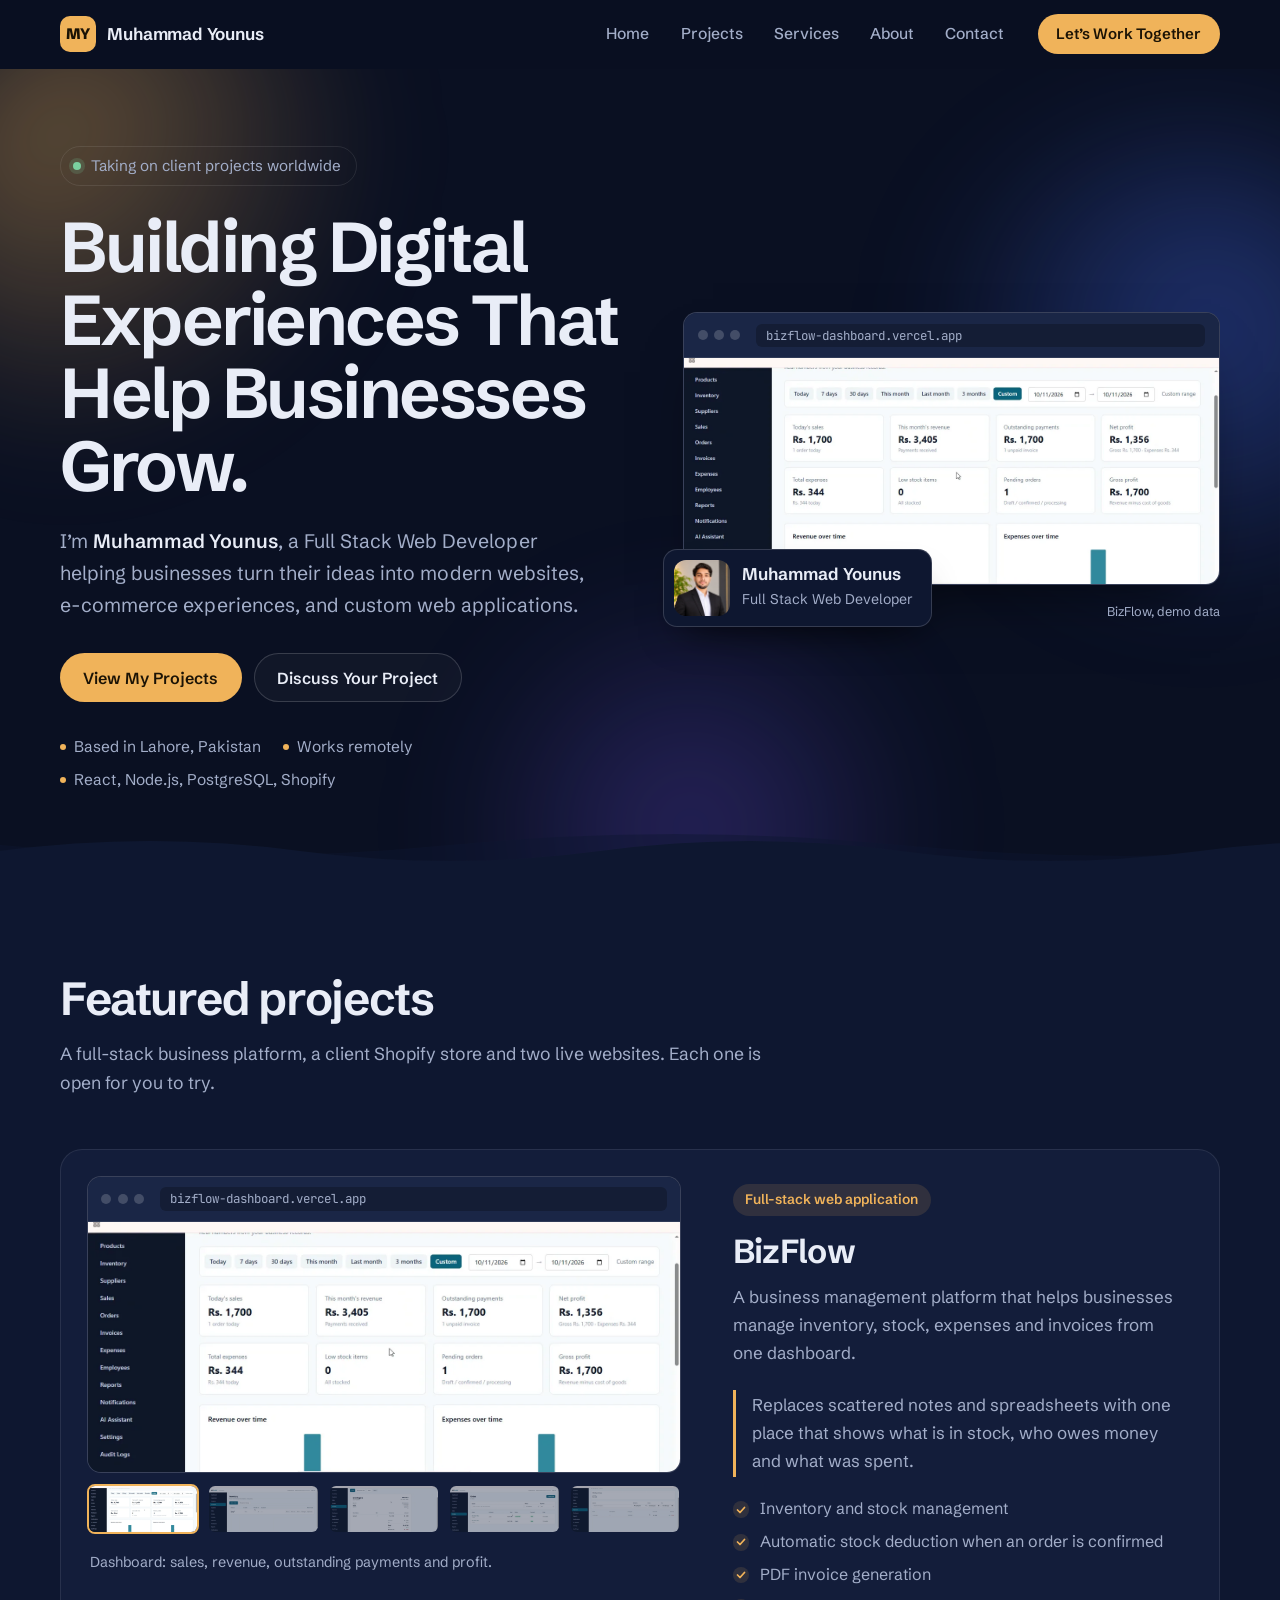
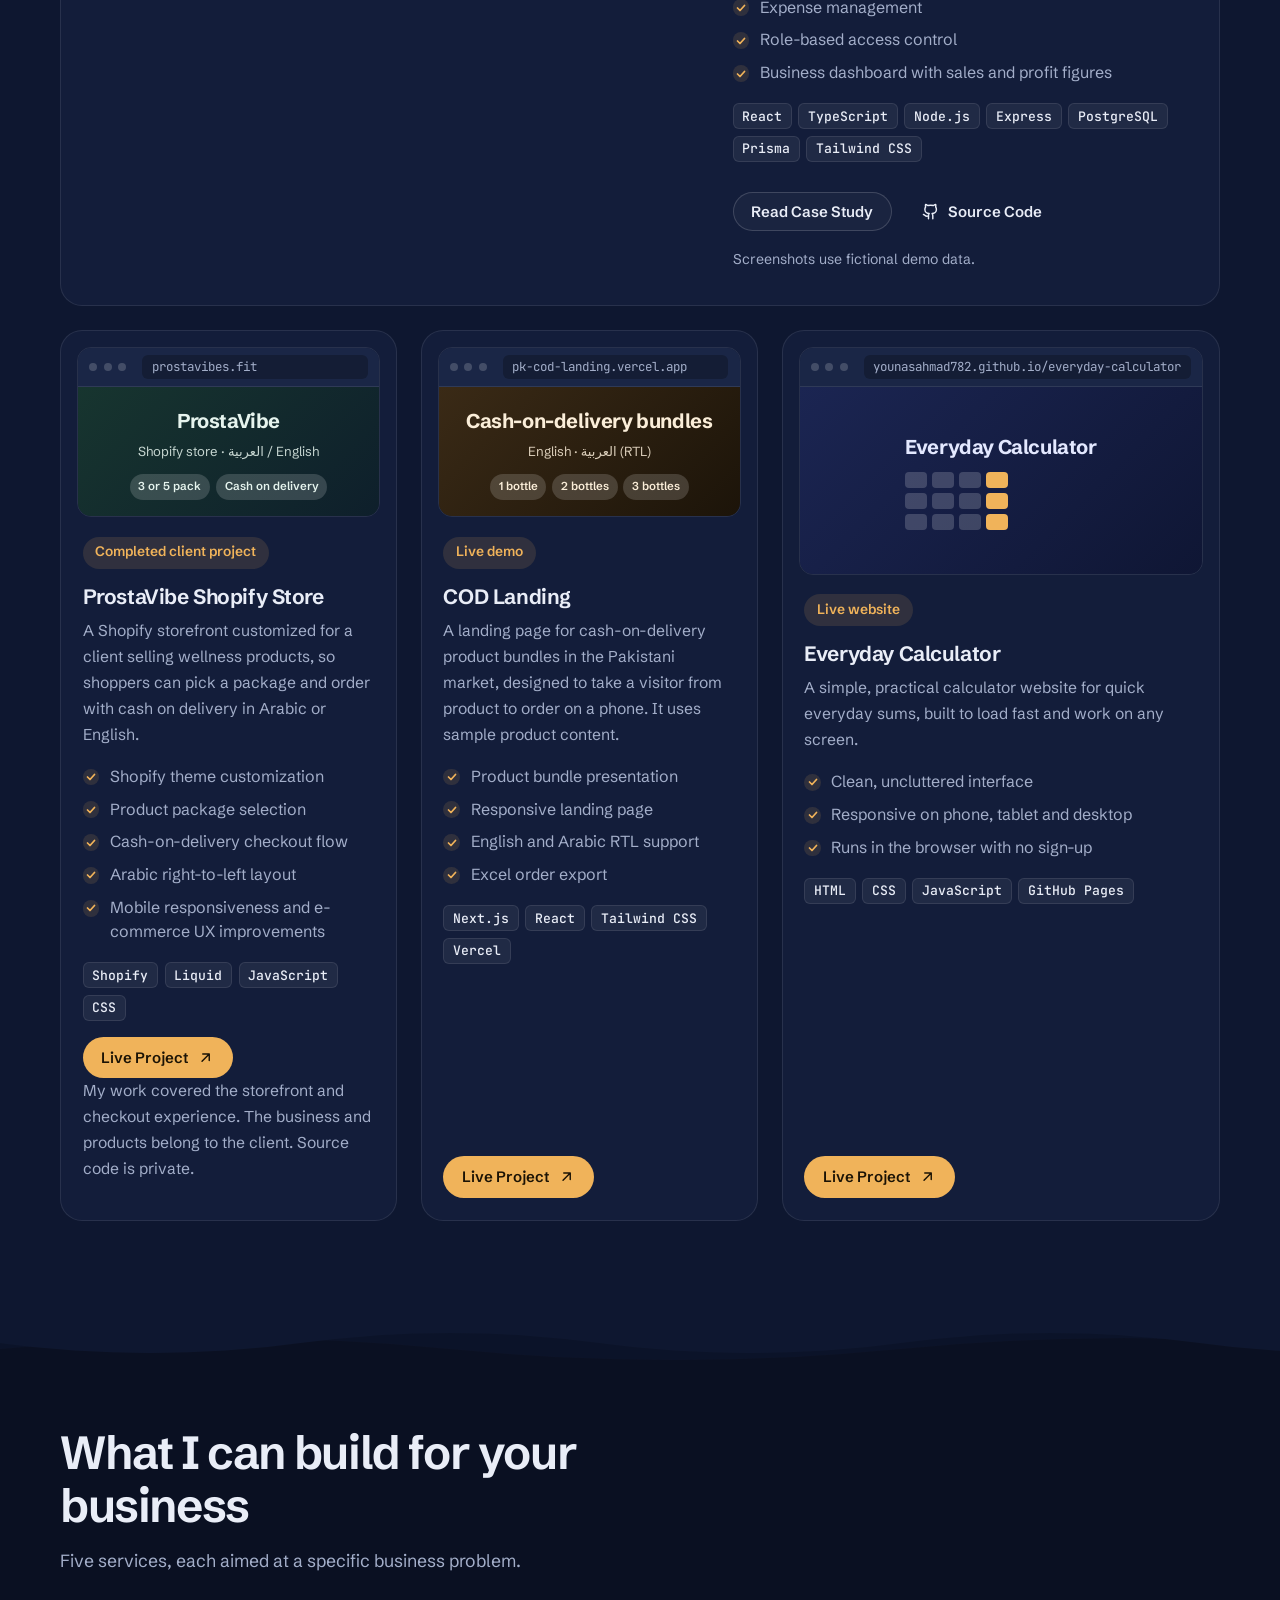
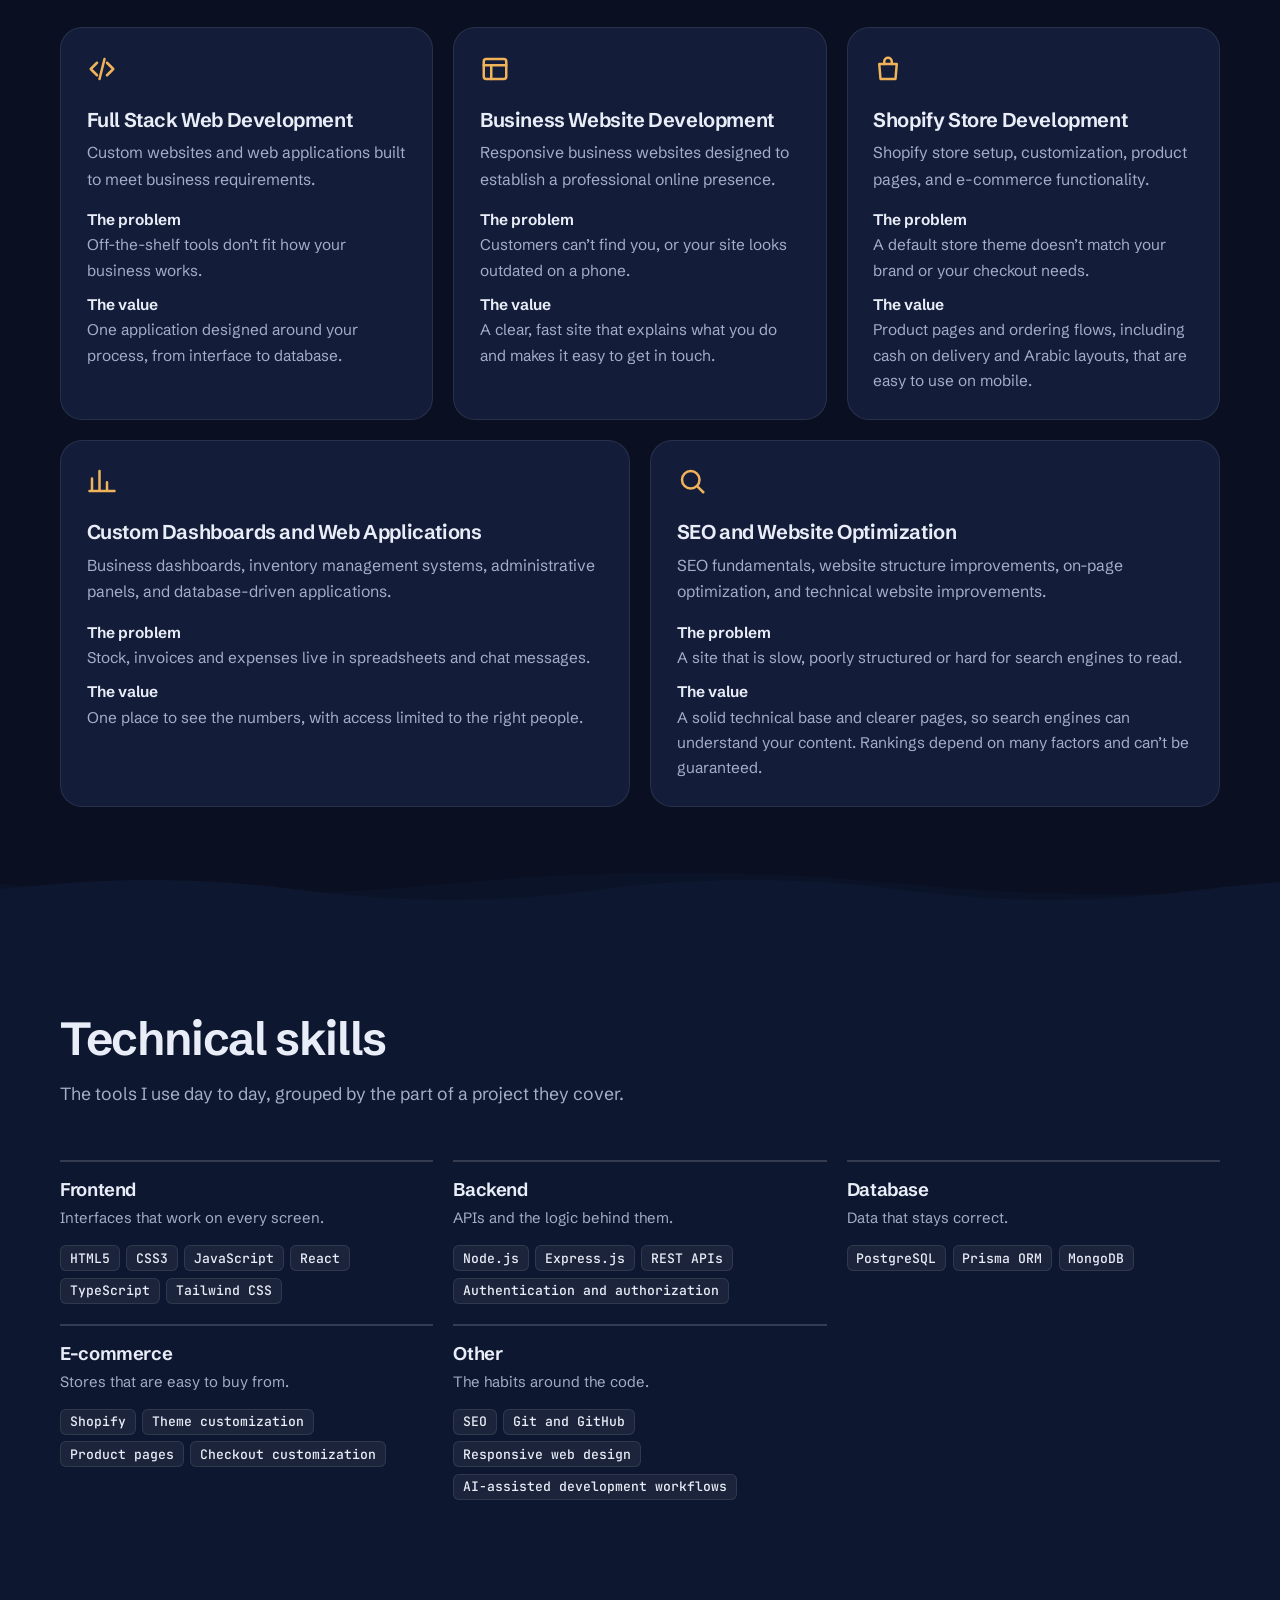
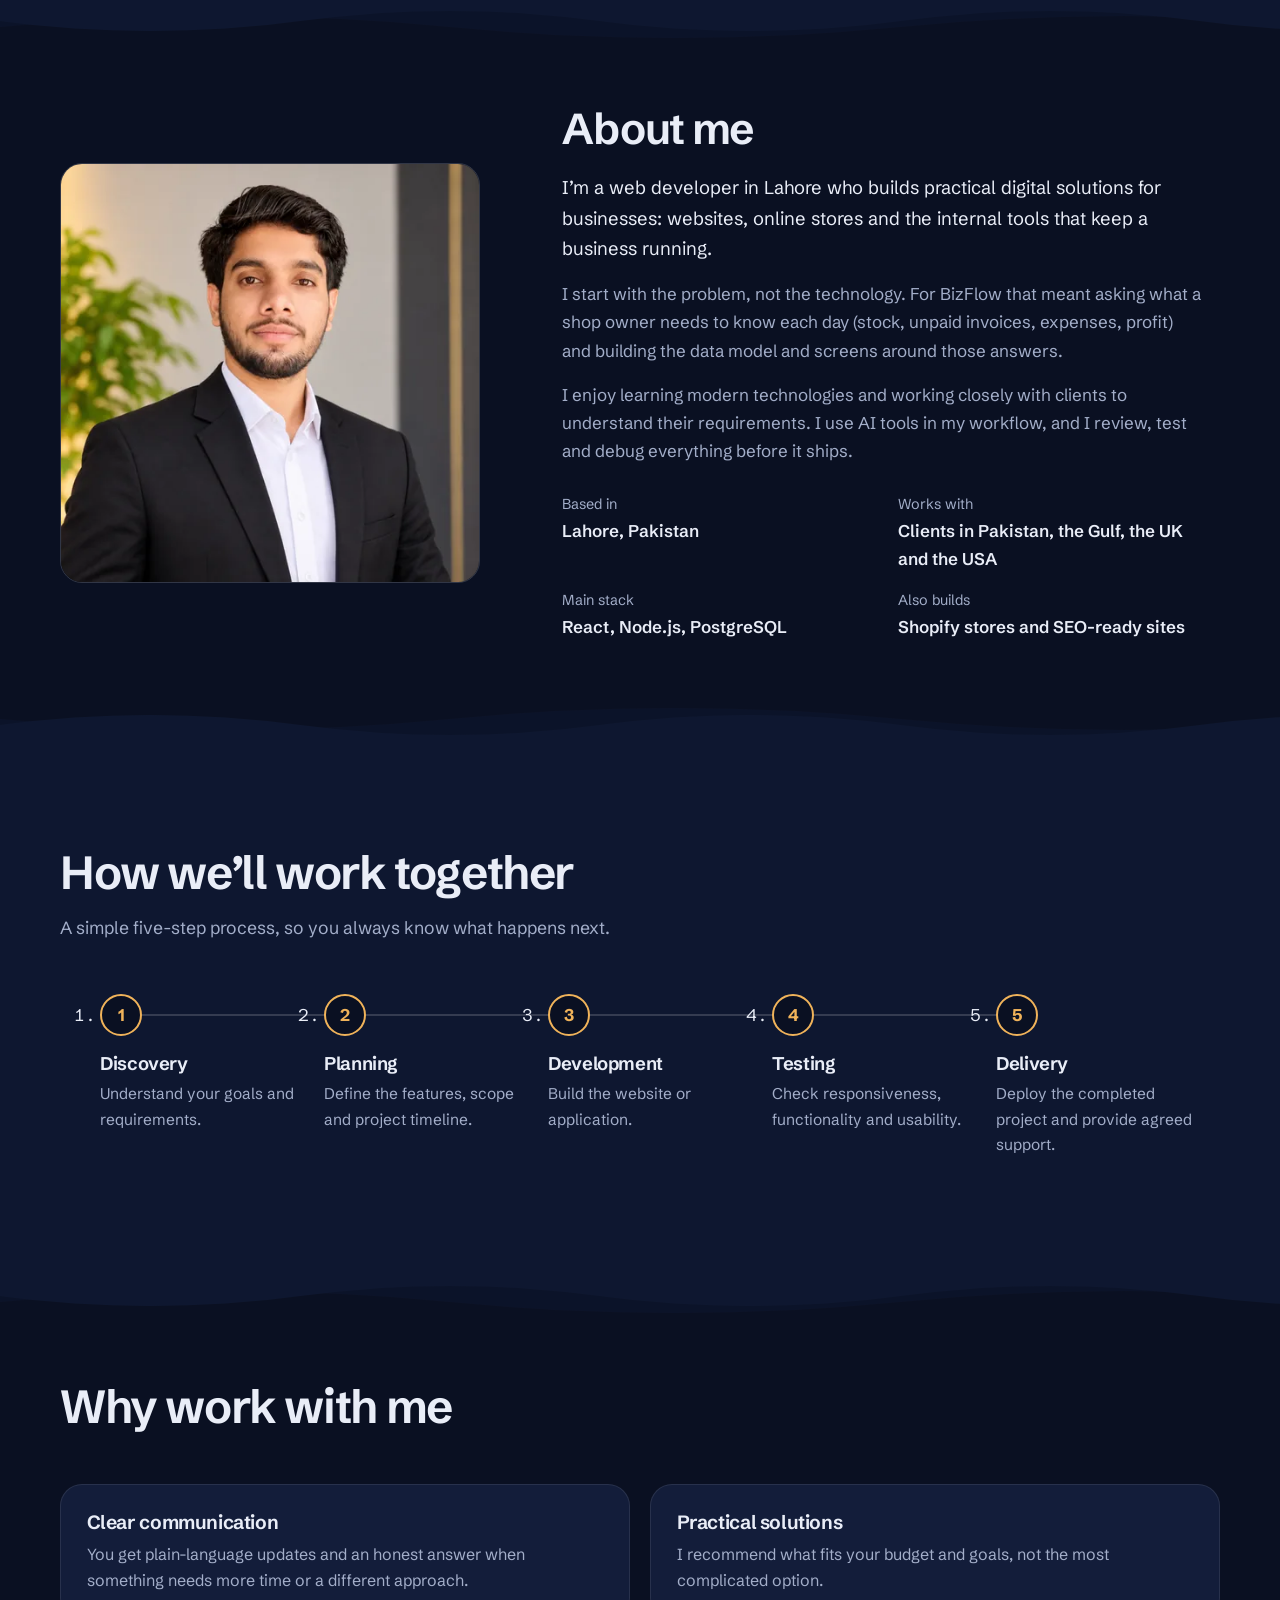
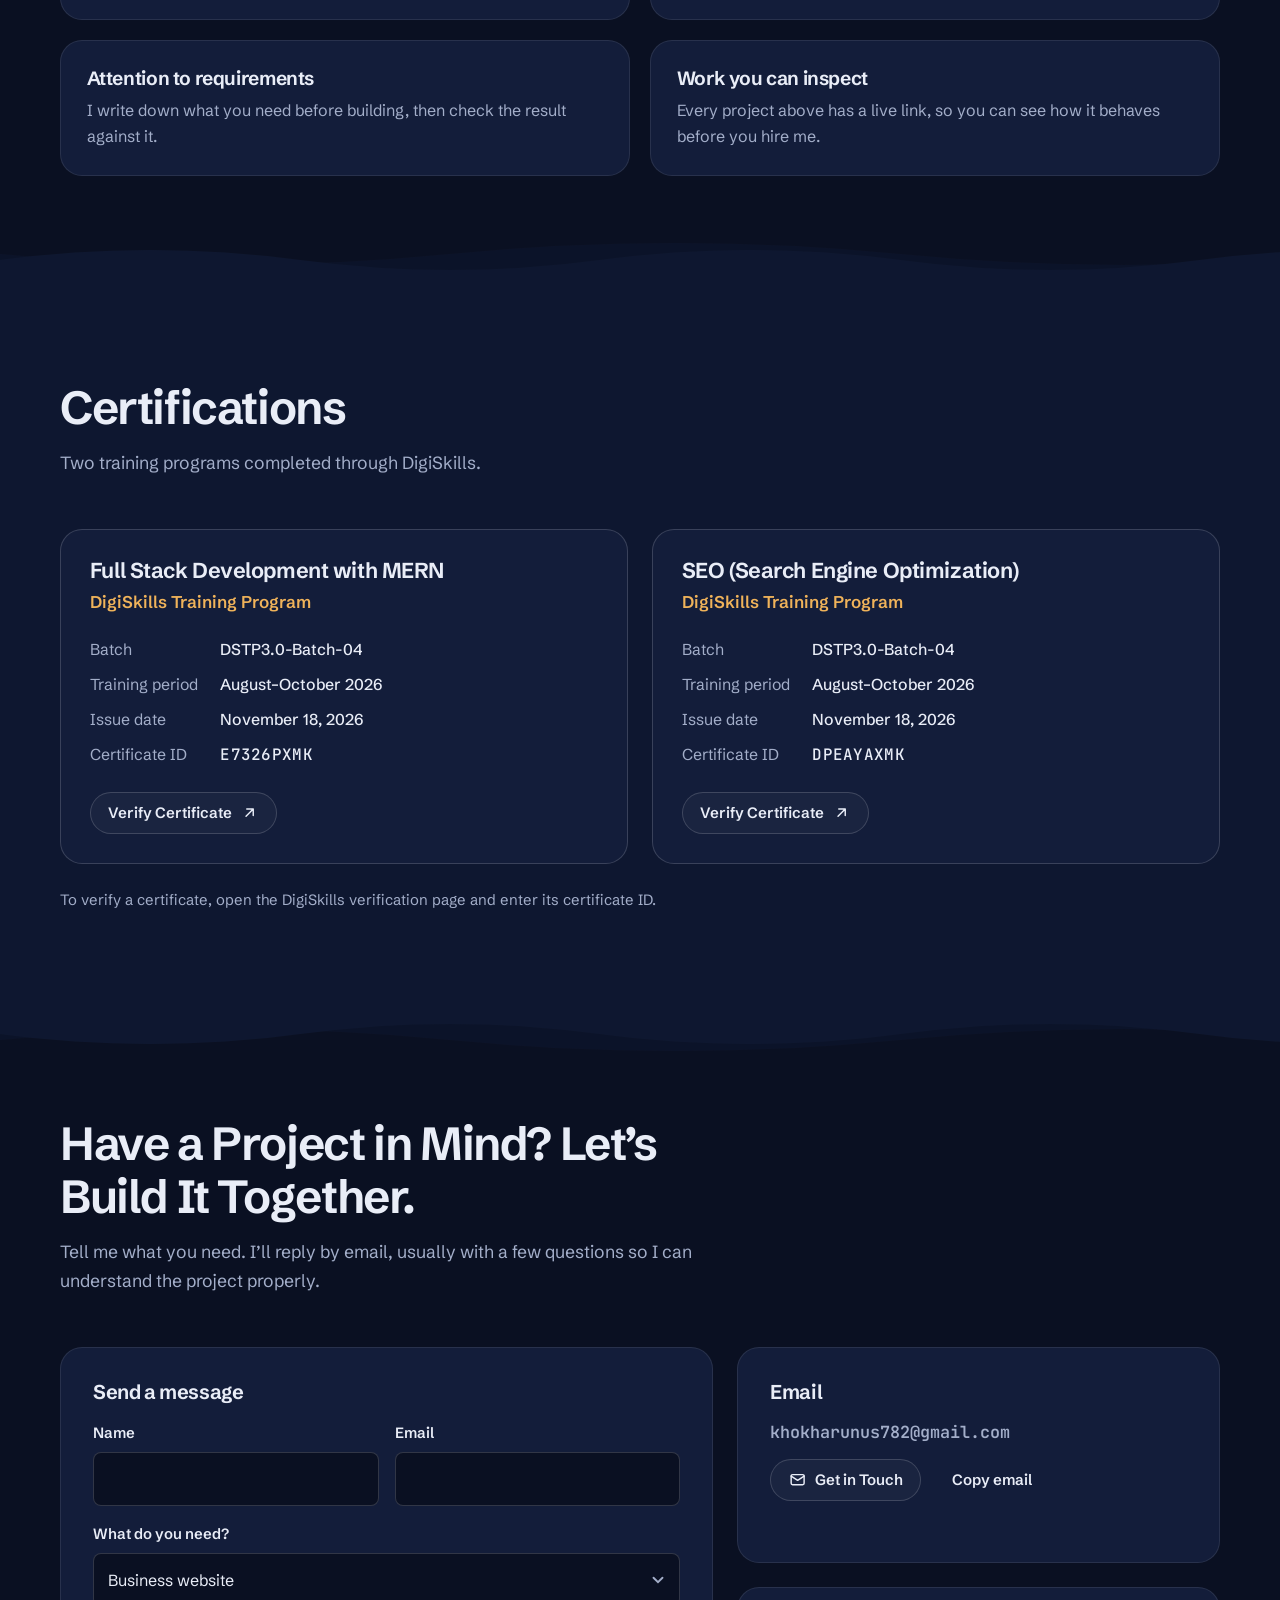
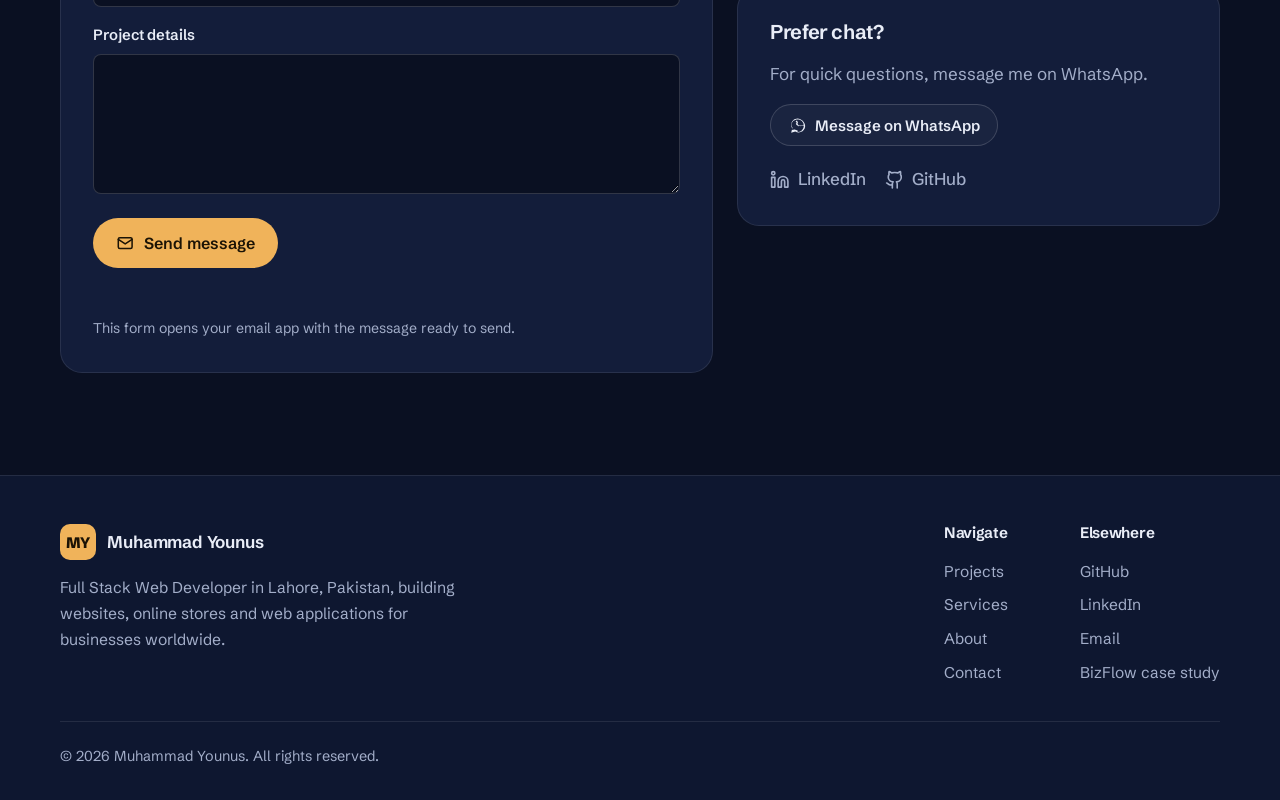
<file: index.html>
<!DOCTYPE html>
<html lang="en">
<head>
<meta charset="UTF-8">
<meta name="viewport" content="width=device-width, initial-scale=1, viewport-fit=cover">
<title>Muhammad Younus | Full Stack Web Developer in Lahore, Pakistan</title>
<meta name="description" content="Muhammad Younus is a Full Stack Web Developer building business websites, Shopify stores, dashboards and custom web applications for clients in Pakistan, the Gulf, the UK and the USA.">
<link rel="canonical" href="https://younasahmad782.github.io/portfolio/">
<meta name="theme-color" content="#0a1022">
<meta property="og:type" content="website">
<meta property="og:site_name" content="Muhammad Younus">
<meta property="og:title" content="Muhammad Younus | Full Stack Web Developer">
<meta property="og:description" content="Business websites, Shopify stores, dashboards and custom web applications, built with React, Node.js and PostgreSQL.">
<meta property="og:url" content="https://younasahmad782.github.io/portfolio/">
<meta property="og:image" content="https://younasahmad782.github.io/portfolio/assets/img/og-image.png">
<meta property="og:image:width" content="1200">
<meta property="og:image:height" content="630">
<meta property="og:image:alt" content="Muhammad Younus, Full Stack Web Developer, next to the BizFlow dashboard">
<meta name="twitter:card" content="summary_large_image">
<link rel="icon" href="favicon.svg" type="image/svg+xml">
<link rel="preconnect" href="https://fonts.googleapis.com">
<link rel="preconnect" href="https://fonts.gstatic.com" crossorigin>
<link rel="stylesheet" href="https://fonts.googleapis.com/css2?family=JetBrains+Mono:wght@500&family=Schibsted+Grotesk:wght@400;500;600;700;800&display=swap">
<link rel="stylesheet" href="assets/css/site.css">
<script>document.documentElement.classList.add('js');</script>
<script type="application/ld+json">
{
  "@context": "https://schema.org",
  "@type": "Person",
  "name": "Muhammad Younus",
  "jobTitle": "Full Stack Web Developer",
  "url": "https://younasahmad782.github.io/portfolio/",
  "image": "https://younasahmad782.github.io/portfolio/assets/img/muhammad-younus-960.jpg",
  "email": "mailto:khokharunus782@gmail.com",
  "address": { "@type": "PostalAddress", "addressLocality": "Lahore", "addressCountry": "PK" },
  "knowsAbout": ["React", "TypeScript", "Node.js", "Express", "PostgreSQL", "Prisma", "Shopify", "SEO", "Responsive web design"],
  "sameAs": ["https://github.com/Younasahmad782", "https://www.linkedin.com/in/muhammad-younus-b658b6275"]
}
</script>
</head>
<body id="top">

<svg width="0" height="0" style="position:absolute" aria-hidden="true" focusable="false">
  <symbol id="i-menu" viewBox="0 0 24 24"><path d="M4 6h16M4 12h16M4 18h16"/></symbol>
  <symbol id="i-close" viewBox="0 0 24 24"><path d="M6 6l12 12M18 6 6 18"/></symbol>
  <symbol id="i-ext" viewBox="0 0 24 24"><path d="M7 17 17 7M8 7h9v9"/></symbol>
  <symbol id="i-mail" viewBox="0 0 24 24"><rect x="3" y="5" width="18" height="14" rx="2"/><path d="m3 7 9 6 9-6"/></symbol>
  <symbol id="i-github" viewBox="0 0 24 24"><path d="M15 22v-4a4.8 4.8 0 0 0-1-3.5c3 0 6-2 6-5.5.08-1.25-.27-2.48-1-3.5.28-1.15.28-2.35 0-3.5 0 0-1 0-3 1.5-2.64-.5-5.36-.5-8 0C6 2 5 2 5 2c-.3 1.15-.3 2.35 0 3.5A5.403 5.403 0 0 0 4 9c0 3.5 3 5.5 6 5.5-.39.49-.68 1.05-.85 1.65-.17.6-.22 1.23-.15 1.85v4"/><path d="M9 18c-4.51 2-5-2-7-2"/></symbol>
  <symbol id="i-linkedin" viewBox="0 0 24 24"><path d="M16 8a6 6 0 0 1 6 6v7h-4v-7a2 2 0 0 0-2-2 2 2 0 0 0-2 2v7h-4v-7a6 6 0 0 1 6-6z"/><rect width="4" height="12" x="2" y="9"/><circle cx="4" cy="4" r="2"/></symbol>
  <symbol id="i-whatsapp" viewBox="0 0 32 32"><path d="M16 3C9.4 3 4 8.4 4 15c0 2.4.7 4.6 2 6.5L4 29l7.7-2c1.8 1 3.9 1.6 6.1 1.6h.1c6.6 0 12-5.4 12-12S22.6 3 16 3zm0 21.8h-.1c-2 0-3.9-.5-5.5-1.5l-.4-.2-4.6 1.2 1.2-4.4-.3-.4c-1.1-1.7-1.7-3.7-1.7-5.7C4.6 9.2 9.4 4.4 16 4.4S27.4 9.2 27.4 15.8 22.6 27.8 16 27.8zm6.1-8.2c-.3-.2-2-1-2.3-1.1-.3-.1-.5-.2-.7.2-.2.3-.8 1-1 1.2-.2.2-.4.3-.7.1-.3-.2-1.4-.5-2.7-1.6-1-1-1.7-2.1-1.9-2.5-.2-.3 0-.5.2-.7.2-.2.4-.4.6-.7.2-.2.3-.4.4-.7.1-.3 0-.5 0-.7-.1-.2-1-1.1-1.2-1.5-.3-.4-.4-.9-.2-1.2.1-.3.7-.3 1.6-.3h.6c.2 0 .5 0 .7.6.3.7 1 2.4 1 2.6.1.2.1.4 0 .6-.1.2-.1.4-.3.6l-.4.5c-.2.2-.3.4-.1.7.2.3.9 1.5 2 2.4 1.4 1.2 2.5 1.6 2.9 1.8.3.2.5.1.7-.1.2-.2.9-1 1.1-1.4.2-.4.5-.3.8-.2.3.1 2 1 2.3 1.1.3.2.5.2.7.1.2 0 .7-.3 1-1.2.1-.3.1-.5 0-.6 0-.2-.2-.2-.5-.4z"/></symbol>
  <symbol id="i-code" viewBox="0 0 24 24"><path d="m8 7-5 5 5 5M16 7l5 5-5 5M14 4l-4 16"/></symbol>
  <symbol id="i-layout" viewBox="0 0 24 24"><rect x="3" y="4" width="18" height="16" rx="2"/><path d="M3 9h18M9 20V9"/></symbol>
  <symbol id="i-bag" viewBox="0 0 24 24"><path d="M5 8h14l-1 12H6L5 8Z"/><path d="M9 8V6a3 3 0 0 1 6 0v2"/></symbol>
  <symbol id="i-chart" viewBox="0 0 24 24"><path d="M4 20V10M10 20V4M16 20v-7M22 20H2"/></symbol>
  <symbol id="i-search" viewBox="0 0 24 24"><circle cx="11" cy="11" r="7"/><path d="m21 21-4.3-4.3"/></symbol>
</svg>

<div class="progress" id="progress" aria-hidden="true"></div>
<a class="skip-link" href="#main">Skip to main content</a>

<header class="site-nav" id="siteNav">
  <div class="wrap nav-inner">
    <a href="#top" class="brand" aria-label="Muhammad Younus, home"><span class="brand-mark" aria-hidden="true">MY</span><span>Muhammad Younus</span></a>
    <span class="nav-spacer"></span>
    <nav aria-label="Primary">
      <ul class="nav-links" id="navLinks">
        <li><a href="#top">Home</a></li>
        <li><a href="#projects">Projects</a></li>
        <li><a href="#services">Services</a></li>
        <li><a href="#about">About</a></li>
        <li><a href="#contact">Contact</a></li>
        <li class="nav-cta-item"><a href="#contact">Let’s Work Together</a></li>
      </ul>
    </nav>
    <a class="btn btn-primary btn-sm nav-cta" href="#contact">Let’s Work Together</a>
    <button class="menu-btn" id="menuBtn" type="button" aria-label="Open menu" aria-expanded="false" aria-controls="navLinks">
      <svg class="ic" aria-hidden="true"><use href="#i-menu"/></svg>
    </button>
  </div>
</header>

<main id="main">

<!-- HERO -->
<section class="hero" aria-labelledby="hero-title">
  <div class="liquid" aria-hidden="true"><span class="blob b1"></span><span class="blob b2"></span><span class="blob b3"></span></div>
  <div class="wrap hero-grid">
    <div>
      <p class="availability hero-in" style="--i:0"><i aria-hidden="true"></i>Taking on client projects worldwide</p>
      <h1 id="hero-title" class="hero-in" style="--i:1">Building Digital Experiences That Help Businesses Grow.</h1>
      <p class="lead hero-in" style="--i:2">I’m <strong>Muhammad Younus</strong>, a Full Stack Web Developer helping businesses turn their ideas into modern websites, e-commerce experiences, and custom web applications.</p>
      <div class="btn-row hero-in" style="--i:3">
        <a class="btn btn-primary" href="#projects">View My Projects</a>
        <a class="btn btn-secondary" href="#contact">Discuss Your Project</a>
      </div>
      <ul class="hero-facts hero-in" style="--i:4" aria-label="Quick facts">
        <li>Based in Lahore, Pakistan</li>
        <li>Works remotely</li>
        <li>React, Node.js, PostgreSQL, Shopify</li>
      </ul>
    </div>
    <figure class="hero-visual hero-in" style="--i:2">
      <div class="browser">
        <div class="browser-bar" aria-hidden="true"><span></span><span></span><span></span><em>bizflow-dashboard.vercel.app</em></div>
        <img src="assets/img/bizflow-video-dashboard.webp" width="1366" height="576" fetchpriority="high" alt="BizFlow dashboard showing sales, revenue, outstanding payments and net profit cards.">
      </div>
      <div class="person-chip">
        <picture>
          <source type="image/webp" srcset="assets/img/muhammad-younus-480.webp">
          <img src="assets/img/muhammad-younus-960.jpg" width="56" height="56" alt="Portrait of Muhammad Younus">
        </picture>
        <span><b>Muhammad Younus</b><small>Full Stack Web Developer</small></span>
      </div>
      <figcaption class="hero-note">BizFlow, demo data</figcaption>
    </figure>
  </div>
</section>

<!-- PROJECTS -->
<section class="section section-alt" id="projects" aria-labelledby="projects-title">
  <div class="wrap">
    <div class="section-head">
      <h2 id="projects-title">Featured projects</h2>
      <p>A full-stack business platform, a client Shopify store and two live websites. Each one is open for you to try.</p>
    </div>

    <article class="featured" aria-labelledby="bizflow-title">
      <div class="preview">
        <div class="browser preview-main">
          <div class="browser-bar" aria-hidden="true"><span></span><span></span><span></span><em>bizflow-dashboard.vercel.app</em></div>
          <img id="previewImg" src="assets/img/bizflow-video-dashboard.webp" width="1366" height="576" loading="lazy" alt="BizFlow dashboard showing sales, revenue, outstanding payments and net profit cards.">
        </div>
        <ul class="thumbs" aria-label="Choose a BizFlow screen to preview">
          <li><button class="thumb" type="button" aria-pressed="true" aria-label="Dashboard" data-src="assets/img/bizflow-video-dashboard.webp" data-alt="BizFlow dashboard showing sales, revenue, outstanding payments and net profit cards." data-cap="Dashboard: sales, revenue, outstanding payments and profit."><img src="assets/img/bizflow-video-dashboard.webp" width="1366" height="576" loading="lazy" alt=""></button></li>
          <li><button class="thumb" type="button" aria-pressed="false" aria-label="Inventory" data-src="assets/img/bizflow-video-inventory.webp" data-alt="BizFlow inventory screen with a stock-levels table and buttons for stock in, stock out, return, damaged and adjustment." data-cap="Inventory: stock levels and every stock movement."><img src="assets/img/bizflow-video-inventory.webp" width="1366" height="576" loading="lazy" alt=""></button></li>
          <li><button class="thumb" type="button" aria-pressed="false" aria-label="Invoice" data-src="assets/img/bizflow-video-invoice.webp" data-alt="BizFlow invoice view with bill-to details, line items, totals and balance due." data-cap="Invoice: line items, totals and PDF export."><img src="assets/img/bizflow-video-invoice.webp" width="1366" height="576" loading="lazy" alt=""></button></li>
          <li><button class="thumb" type="button" aria-pressed="false" aria-label="Orders" data-src="assets/img/bizflow-video-orders.webp" data-alt="BizFlow orders list with totals, status and payment status." data-cap="Orders: status and payment status at a glance."><img src="assets/img/bizflow-video-orders.webp" width="1366" height="576" loading="lazy" alt=""></button></li>
          <li><button class="thumb" type="button" aria-pressed="false" aria-label="Expenses" data-src="assets/img/bizflow-video-expenses.webp" data-alt="BizFlow expenses list with a monthly summary." data-cap="Expenses: monthly summary and entries."><img src="assets/img/bizflow-video-expenses.webp" width="1366" height="576" loading="lazy" alt=""></button></li>
        </ul>
        <p class="preview-cap" id="previewCap" aria-live="polite">Dashboard: sales, revenue, outstanding payments and profit.</p>
      </div>
      <div class="featured-body">
        <span class="tag">Full-stack web application</span>
        <h3 id="bizflow-title">BizFlow</h3>
        <p>A business management platform that helps businesses manage inventory, stock, expenses and invoices from one dashboard.</p>
        <p class="value">Replaces scattered notes and spreadsheets with one place that shows what is in stock, who owes money and what was spent.</p>
        <ul class="check-list">
          <li>Inventory and stock management</li>
          <li>Automatic stock deduction when an order is confirmed</li>
          <li>PDF invoice generation</li>
          <li>Expense management</li>
          <li>Role-based access control</li>
          <li>Business dashboard with sales and profit figures</li>
        </ul>
        <ul class="badges" aria-label="Technologies">
          <li>React</li><li>TypeScript</li><li>Node.js</li><li>Express</li><li>PostgreSQL</li><li>Prisma</li><li>Tailwind CSS</li>
        </ul>
        <div class="btn-row">
          <a class="btn btn-secondary btn-sm" href="case-studies/bizflow.html">Read Case Study</a>
          <a class="btn btn-ghost btn-sm" href="https://github.com/Younasahmad782/BizFlow" target="_blank" rel="noopener noreferrer"><svg class="ic" aria-hidden="true"><use href="#i-github"/></svg>Source Code</a>
        </div>
        <p class="limit">Screenshots use fictional demo data.</p>
      </div>
    </article>

    <div class="card-grid">
      <article class="card" aria-labelledby="prosta-title">
        <div class="cover cover-shopify" aria-hidden="true">
          <div class="browser-bar"><span></span><span></span><span></span><em>prostavibes.fit</em></div>
          <div class="cover-body"><div><b>ProstaVibe</b><small>Shopify store · العربية / English</small><div class="pill-row"><span>3 or 5 pack</span><span>Cash on delivery</span></div></div></div>
        </div>
        <span class="tag">Completed client project</span>
        <h3 id="prosta-title">ProstaVibe Shopify Store</h3>
        <p>A Shopify storefront customized for a client selling wellness products, so shoppers can pick a package and order with cash on delivery in Arabic or English.</p>
        <ul class="check-list">
          <li>Shopify theme customization</li>
          <li>Product package selection</li>
          <li>Cash-on-delivery checkout flow</li>
          <li>Arabic right-to-left layout</li>
          <li>Mobile responsiveness and e-commerce UX improvements</li>
        </ul>
        <ul class="badges" aria-label="Technologies"><li>Shopify</li><li>Liquid</li><li>JavaScript</li><li>CSS</li></ul>
        <div class="btn-row"><a class="btn btn-primary btn-sm" href="https://prostavibes.fit/" target="_blank" rel="noopener noreferrer">Live Project<svg class="ic" aria-hidden="true"><use href="#i-ext"/></svg></a></div>
        <p class="status-note">My work covered the storefront and checkout experience. The business and products belong to the client. Source code is private.</p>
      </article>

      <article class="card" aria-labelledby="cod-title">
        <div class="cover cover-cod" aria-hidden="true">
          <div class="browser-bar"><span></span><span></span><span></span><em>pk-cod-landing.vercel.app</em></div>
          <div class="cover-body"><div><b>Cash-on-delivery bundles</b><small>English · العربية (RTL)</small><div class="pill-row"><span>1 bottle</span><span>2 bottles</span><span>3 bottles</span></div></div></div>
        </div>
        <span class="tag">Live demo</span>
        <h3 id="cod-title">COD Landing</h3>
        <p>A landing page for cash-on-delivery product bundles in the Pakistani market, designed to take a visitor from product to order on a phone. It uses sample product content.</p>
        <ul class="check-list">
          <li>Product bundle presentation</li>
          <li>Responsive landing page</li>
          <li>English and Arabic RTL support</li>
          <li>Excel order export</li>
        </ul>
        <ul class="badges" aria-label="Technologies"><li>Next.js</li><li>React</li><li>Tailwind CSS</li><li>Vercel</li></ul>
        <div class="btn-row"><a class="btn btn-primary btn-sm" href="https://pk-cod-landing.vercel.app/" target="_blank" rel="noopener noreferrer">Live Project<svg class="ic" aria-hidden="true"><use href="#i-ext"/></svg></a></div>
      </article>

      <article class="card" aria-labelledby="calc-title">
        <div class="cover cover-calc" aria-hidden="true">
          <div class="browser-bar"><span></span><span></span><span></span><em>younasahmad782.github.io/everyday-calculator</em></div>
          <div class="cover-body"><div><b>Everyday Calculator</b><div class="keys"><i></i><i></i><i></i><i></i><i></i><i></i><i></i><i></i><i></i><i></i><i></i><i></i></div></div></div>
        </div>
        <span class="tag">Live website</span>
        <h3 id="calc-title">Everyday Calculator</h3>
        <p>A simple, practical calculator website for quick everyday sums, built to load fast and work on any screen.</p>
        <ul class="check-list">
          <li>Clean, uncluttered interface</li>
          <li>Responsive on phone, tablet and desktop</li>
          <li>Runs in the browser with no sign-up</li>
        </ul>
        <ul class="badges" aria-label="Technologies"><li>HTML</li><li>CSS</li><li>JavaScript</li><li>GitHub Pages</li></ul>
        <div class="btn-row"><a class="btn btn-primary btn-sm" href="https://younasahmad782.github.io/everyday-calculator/" target="_blank" rel="noopener noreferrer">Live Project<svg class="ic" aria-hidden="true"><use href="#i-ext"/></svg></a></div>
      </article>
    </div>
  </div>
</section>

<!-- SERVICES -->
<section class="section" id="services" aria-labelledby="services-title">
  <div class="wrap">
    <div class="section-head">
      <h2 id="services-title">What I can build for your business</h2>
      <p>Five services, each aimed at a specific business problem.</p>
    </div>
    <div class="services-grid">
      <article class="service">
        <svg class="ic" aria-hidden="true"><use href="#i-code"/></svg>
        <h3>Full Stack Web Development</h3>
        <p>Custom websites and web applications built to meet business requirements.</p>
        <dl><div><dt>The problem</dt><dd>Off-the-shelf tools don’t fit how your business works.</dd></div><div><dt>The value</dt><dd>One application designed around your process, from interface to database.</dd></div></dl>
      </article>
      <article class="service">
        <svg class="ic" aria-hidden="true"><use href="#i-layout"/></svg>
        <h3>Business Website Development</h3>
        <p>Responsive business websites designed to establish a professional online presence.</p>
        <dl><div><dt>The problem</dt><dd>Customers can’t find you, or your site looks outdated on a phone.</dd></div><div><dt>The value</dt><dd>A clear, fast site that explains what you do and makes it easy to get in touch.</dd></div></dl>
      </article>
      <article class="service">
        <svg class="ic" aria-hidden="true"><use href="#i-bag"/></svg>
        <h3>Shopify Store Development</h3>
        <p>Shopify store setup, customization, product pages, and e-commerce functionality.</p>
        <dl><div><dt>The problem</dt><dd>A default store theme doesn’t match your brand or your checkout needs.</dd></div><div><dt>The value</dt><dd>Product pages and ordering flows, including cash on delivery and Arabic layouts, that are easy to use on mobile.</dd></div></dl>
      </article>
      <article class="service">
        <svg class="ic" aria-hidden="true"><use href="#i-chart"/></svg>
        <h3>Custom Dashboards and Web Applications</h3>
        <p>Business dashboards, inventory management systems, administrative panels, and database-driven applications.</p>
        <dl><div><dt>The problem</dt><dd>Stock, invoices and expenses live in spreadsheets and chat messages.</dd></div><div><dt>The value</dt><dd>One place to see the numbers, with access limited to the right people.</dd></div></dl>
      </article>
      <article class="service">
        <svg class="ic" aria-hidden="true"><use href="#i-search"/></svg>
        <h3>SEO and Website Optimization</h3>
        <p>SEO fundamentals, website structure improvements, on-page optimization, and technical website improvements.</p>
        <dl><div><dt>The problem</dt><dd>A site that is slow, poorly structured or hard for search engines to read.</dd></div><div><dt>The value</dt><dd>A solid technical base and clearer pages, so search engines can understand your content. Rankings depend on many factors and can’t be guaranteed.</dd></div></dl>
      </article>
    </div>
  </div>
</section>

<!-- SKILLS -->
<section class="section section-alt" id="skills" aria-labelledby="skills-title">
  <div class="wrap">
    <div class="section-head">
      <h2 id="skills-title">Technical skills</h2>
      <p>The tools I use day to day, grouped by the part of a project they cover.</p>
    </div>
    <div class="skills-grid">
      <div class="skill-group"><h3>Frontend</h3><p>Interfaces that work on every screen.</p>
        <ul class="badges"><li>HTML5</li><li>CSS3</li><li>JavaScript</li><li>React</li><li>TypeScript</li><li>Tailwind CSS</li></ul></div>
      <div class="skill-group"><h3>Backend</h3><p>APIs and the logic behind them.</p>
        <ul class="badges"><li>Node.js</li><li>Express.js</li><li>REST APIs</li><li>Authentication and authorization</li></ul></div>
      <div class="skill-group"><h3>Database</h3><p>Data that stays correct.</p>
        <ul class="badges"><li>PostgreSQL</li><li>Prisma ORM</li><li>MongoDB</li></ul></div>
      <div class="skill-group"><h3>E-commerce</h3><p>Stores that are easy to buy from.</p>
        <ul class="badges"><li>Shopify</li><li>Theme customization</li><li>Product pages</li><li>Checkout customization</li></ul></div>
      <div class="skill-group"><h3>Other</h3><p>The habits around the code.</p>
        <ul class="badges"><li>SEO</li><li>Git and GitHub</li><li>Responsive web design</li><li>AI-assisted development workflows</li></ul></div>
    </div>
  </div>
</section>

<!-- ABOUT -->
<section class="section" id="about" aria-labelledby="about-title">
  <div class="wrap about-grid">
    <div class="about-photo">
      <picture>
        <source type="image/webp" srcset="assets/img/muhammad-younus-480.webp 480w, assets/img/muhammad-younus-960.webp 960w" sizes="(max-width:1020px) 90vw, 420px">
        <img src="assets/img/muhammad-younus-960.jpg" width="960" height="960" loading="lazy" alt="Portrait of Muhammad Younus in a black blazer and white shirt.">
      </picture>
    </div>
    <div class="about-copy">
      <h2 id="about-title">About me</h2>
      <p>I’m a web developer in Lahore who builds practical digital solutions for businesses: websites, online stores and the internal tools that keep a business running.</p>
      <p>I start with the problem, not the technology. For BizFlow that meant asking what a shop owner needs to know each day (stock, unpaid invoices, expenses, profit) and building the data model and screens around those answers.</p>
      <p>I enjoy learning modern technologies and working closely with clients to understand their requirements. I use AI tools in my workflow, and I review, test and debug everything before it ships.</p>
      <dl class="facts">
        <div><dt>Based in</dt><dd>Lahore, Pakistan</dd></div>
        <div><dt>Works with</dt><dd>Clients in Pakistan, the Gulf, the UK and the USA</dd></div>
        <div><dt>Main stack</dt><dd>React, Node.js, PostgreSQL</dd></div>
        <div><dt>Also builds</dt><dd>Shopify stores and SEO-ready sites</dd></div>
      </dl>
    </div>
  </div>
</section>

<!-- PROCESS -->
<section class="section section-alt" id="process" aria-labelledby="process-title">
  <div class="wrap">
    <div class="section-head">
      <h2 id="process-title">How we’ll work together</h2>
      <p>A simple five-step process, so you always know what happens next.</p>
    </div>
    <ol class="steps">
      <li class="step"><h3>Discovery</h3><p>Understand your goals and requirements.</p></li>
      <li class="step"><h3>Planning</h3><p>Define the features, scope and project timeline.</p></li>
      <li class="step"><h3>Development</h3><p>Build the website or application.</p></li>
      <li class="step"><h3>Testing</h3><p>Check responsiveness, functionality and usability.</p></li>
      <li class="step"><h3>Delivery</h3><p>Deploy the completed project and provide agreed support.</p></li>
    </ol>
  </div>
</section>

<!-- WHY WORK WITH ME -->
<section class="section" id="why" aria-labelledby="why-title">
  <div class="wrap">
    <div class="section-head">
      <h2 id="why-title">Why work with me</h2>
    </div>
    <div class="why-grid">
      <div class="why"><h3>Clear communication</h3><p>You get plain-language updates and an honest answer when something needs more time or a different approach.</p></div>
      <div class="why"><h3>Practical solutions</h3><p>I recommend what fits your budget and goals, not the most complicated option.</p></div>
      <div class="why"><h3>Attention to requirements</h3><p>I write down what you need before building, then check the result against it.</p></div>
      <div class="why"><h3>Work you can inspect</h3><p>Every project above has a live link, so you can see how it behaves before you hire me.</p></div>
    </div>
  </div>
</section>

<!-- CERTIFICATIONS -->
<section class="section section-alt" id="certifications" aria-labelledby="cert-title">
  <div class="wrap">
    <div class="section-head">
      <h2 id="cert-title">Certifications</h2>
      <p>Two training programs completed through DigiSkills.</p>
    </div>
    <div class="cert-grid">
      <article class="cert">
        <h3>Full Stack Development with MERN</h3>
        <p class="issuer">DigiSkills Training Program</p>
        <dl>
          <dt>Batch</dt><dd>DSTP3.0-Batch-04</dd>
          <dt>Training period</dt><dd>August–October 2026</dd>
          <dt>Issue date</dt><dd>November 18, 2026</dd>
          <dt>Certificate ID</dt><dd class="mono">E7326PXMK</dd>
        </dl>
        <div class="btn-row"><a class="btn btn-secondary btn-sm" href="https://digiskills.pk/verify" target="_blank" rel="noopener noreferrer">Verify Certificate<svg class="ic" aria-hidden="true"><use href="#i-ext"/></svg></a></div>
      </article>
      <article class="cert">
        <h3>SEO (Search Engine Optimization)</h3>
        <p class="issuer">DigiSkills Training Program</p>
        <dl>
          <dt>Batch</dt><dd>DSTP3.0-Batch-04</dd>
          <dt>Training period</dt><dd>August–October 2026</dd>
          <dt>Issue date</dt><dd>November 18, 2026</dd>
          <dt>Certificate ID</dt><dd class="mono">DPEAYAXMK</dd>
        </dl>
        <div class="btn-row"><a class="btn btn-secondary btn-sm" href="https://digiskills.pk/verify" target="_blank" rel="noopener noreferrer">Verify Certificate<svg class="ic" aria-hidden="true"><use href="#i-ext"/></svg></a></div>
      </article>
    </div>
    <p class="cert-note">To verify a certificate, open the DigiSkills verification page and enter its certificate ID.</p>
  </div>
</section>

<!-- CONTACT -->
<section class="section" id="contact" aria-labelledby="contact-title">
  <div class="wrap">
    <div class="section-head">
      <h2 id="contact-title">Have a Project in Mind? Let’s Build It Together.</h2>
      <p>Tell me what you need. I’ll reply by email, usually with a few questions so I can understand the project properly.</p>
    </div>
    <div class="contact-grid">
      <div class="contact-card">
        <h3>Send a message</h3>
        <form id="contactForm" novalidate>
          <div class="field-row">
            <div class="field"><label for="cf-name">Name</label><input id="cf-name" name="name" type="text" autocomplete="name" required></div>
            <div class="field"><label for="cf-email">Email</label><input id="cf-email" name="email" type="email" autocomplete="email" required></div>
          </div>
          <div class="field"><label for="cf-type">What do you need?</label>
            <select id="cf-type" name="type">
              <option>Business website</option>
              <option>Shopify store</option>
              <option>Dashboard or web application</option>
              <option>SEO and website optimization</option>
              <option>Something else</option>
            </select></div>
          <div class="field"><label for="cf-message">Project details</label><textarea id="cf-message" name="message" required></textarea></div>
          <div class="hp" aria-hidden="true"><label>Leave this empty<input name="_gotcha" type="text" tabindex="-1" autocomplete="off"></label></div>
          <button class="btn btn-primary" type="submit" id="cfSubmit"><svg class="ic" aria-hidden="true"><use href="#i-mail"/></svg>Send message</button>
          <p class="form-status" id="cfStatus" role="status" aria-live="polite"></p>
          <p class="form-help">This form opens your email app with the message ready to send.</p>
        </form>
      </div>
      <div class="contact-side">
        <div class="contact-card">
          <h3>Email</h3>
          <p class="email-line">khokharunus782@gmail.com</p>
          <div class="btn-row">
            <a class="btn btn-secondary btn-sm" href="mailto:khokharunus782@gmail.com?subject=Project%20enquiry"><svg class="ic" aria-hidden="true"><use href="#i-mail"/></svg>Get in Touch</a>
            <button class="btn btn-ghost btn-sm" id="copyEmailBtn" type="button">Copy email</button>
          </div>
          <p class="copy-status" id="copyStatus" role="status" aria-live="polite"></p>
        </div>
        <div class="contact-card">
          <h3>Prefer chat?</h3>
          <p>For quick questions, message me on WhatsApp.</p>
          <a class="btn btn-secondary btn-sm" href="https://wa.me/923457305226?text=Hi%20Muhammad%2C%20I%20saw%20your%20portfolio%20and%20would%20like%20to%20discuss%20a%20project." target="_blank" rel="noopener noreferrer"><svg class="ic-fill" aria-hidden="true"><use href="#i-whatsapp"/></svg>Message on WhatsApp</a>
          <p class="link-row">
            <a href="https://www.linkedin.com/in/muhammad-younus-b658b6275" target="_blank" rel="noopener noreferrer"><svg class="ic" aria-hidden="true"><use href="#i-linkedin"/></svg>LinkedIn</a>
            <a href="https://github.com/Younasahmad782" target="_blank" rel="noopener noreferrer"><svg class="ic" aria-hidden="true"><use href="#i-github"/></svg>GitHub</a>
          </p>
        </div>
      </div>
    </div>
  </div>
</section>

</main>

<footer class="site-footer">
  <div class="wrap">
    <div class="footer-top">
      <div class="footer-brand">
        <a href="#top" class="brand" aria-label="Back to top"><span class="brand-mark" aria-hidden="true">MY</span><span>Muhammad Younus</span></a>
        <p>Full Stack Web Developer in Lahore, Pakistan, building websites, online stores and web applications for businesses worldwide.</p>
      </div>
      <div class="footer-cols">
        <nav aria-label="Footer navigation"><h4>Navigate</h4>
          <a href="#projects">Projects</a><a href="#services">Services</a><a href="#about">About</a><a href="#contact">Contact</a>
        </nav>
        <div><h4>Elsewhere</h4>
          <a href="https://github.com/Younasahmad782" target="_blank" rel="noopener noreferrer">GitHub</a>
          <a href="https://www.linkedin.com/in/muhammad-younus-b658b6275" target="_blank" rel="noopener noreferrer">LinkedIn</a>
          <a href="mailto:khokharunus782@gmail.com">Email</a>
          <a href="case-studies/bizflow.html">BizFlow case study</a>
        </div>
      </div>
    </div>
    <div class="footer-bottom">
      <p>© <span id="year">2026</span> Muhammad Younus. All rights reserved.</p>
    </div>
  </div>
</footer>

<script src="assets/js/main.js" defer></script>
</body>
</html>
</file>
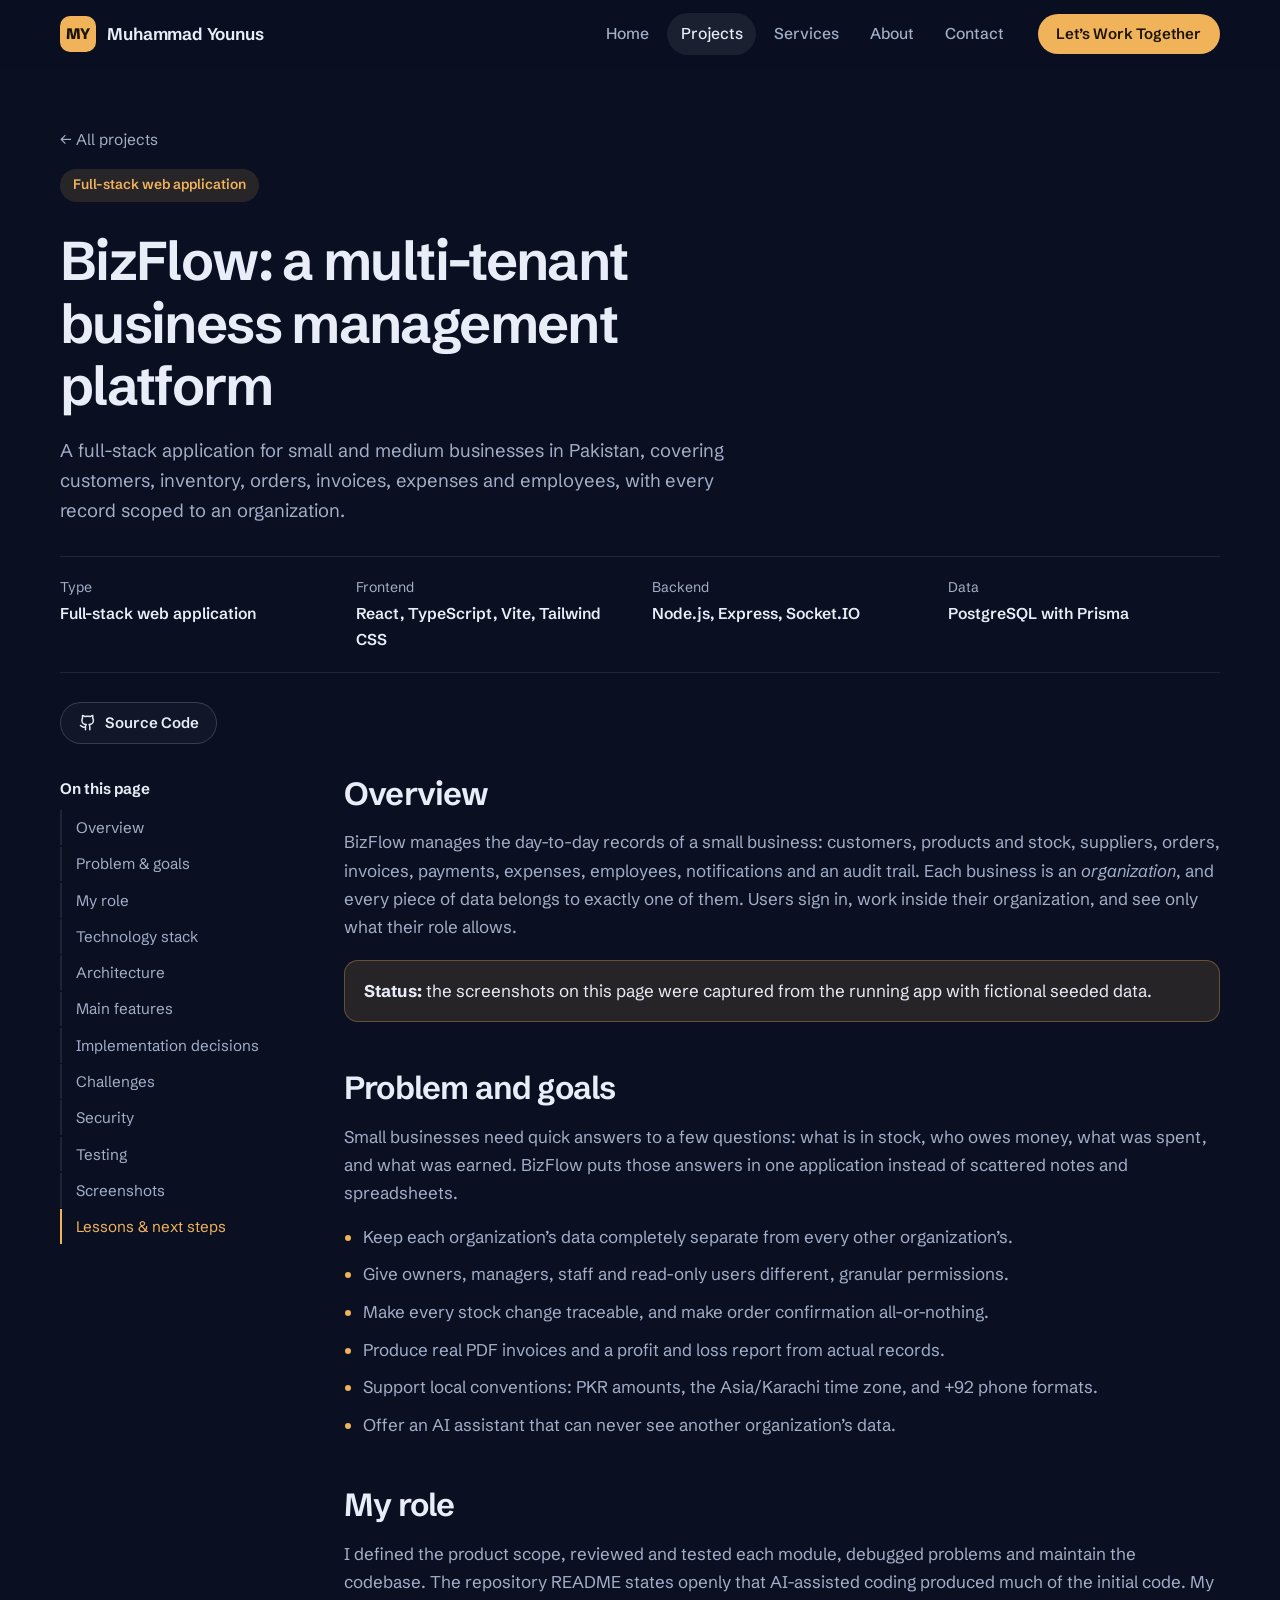
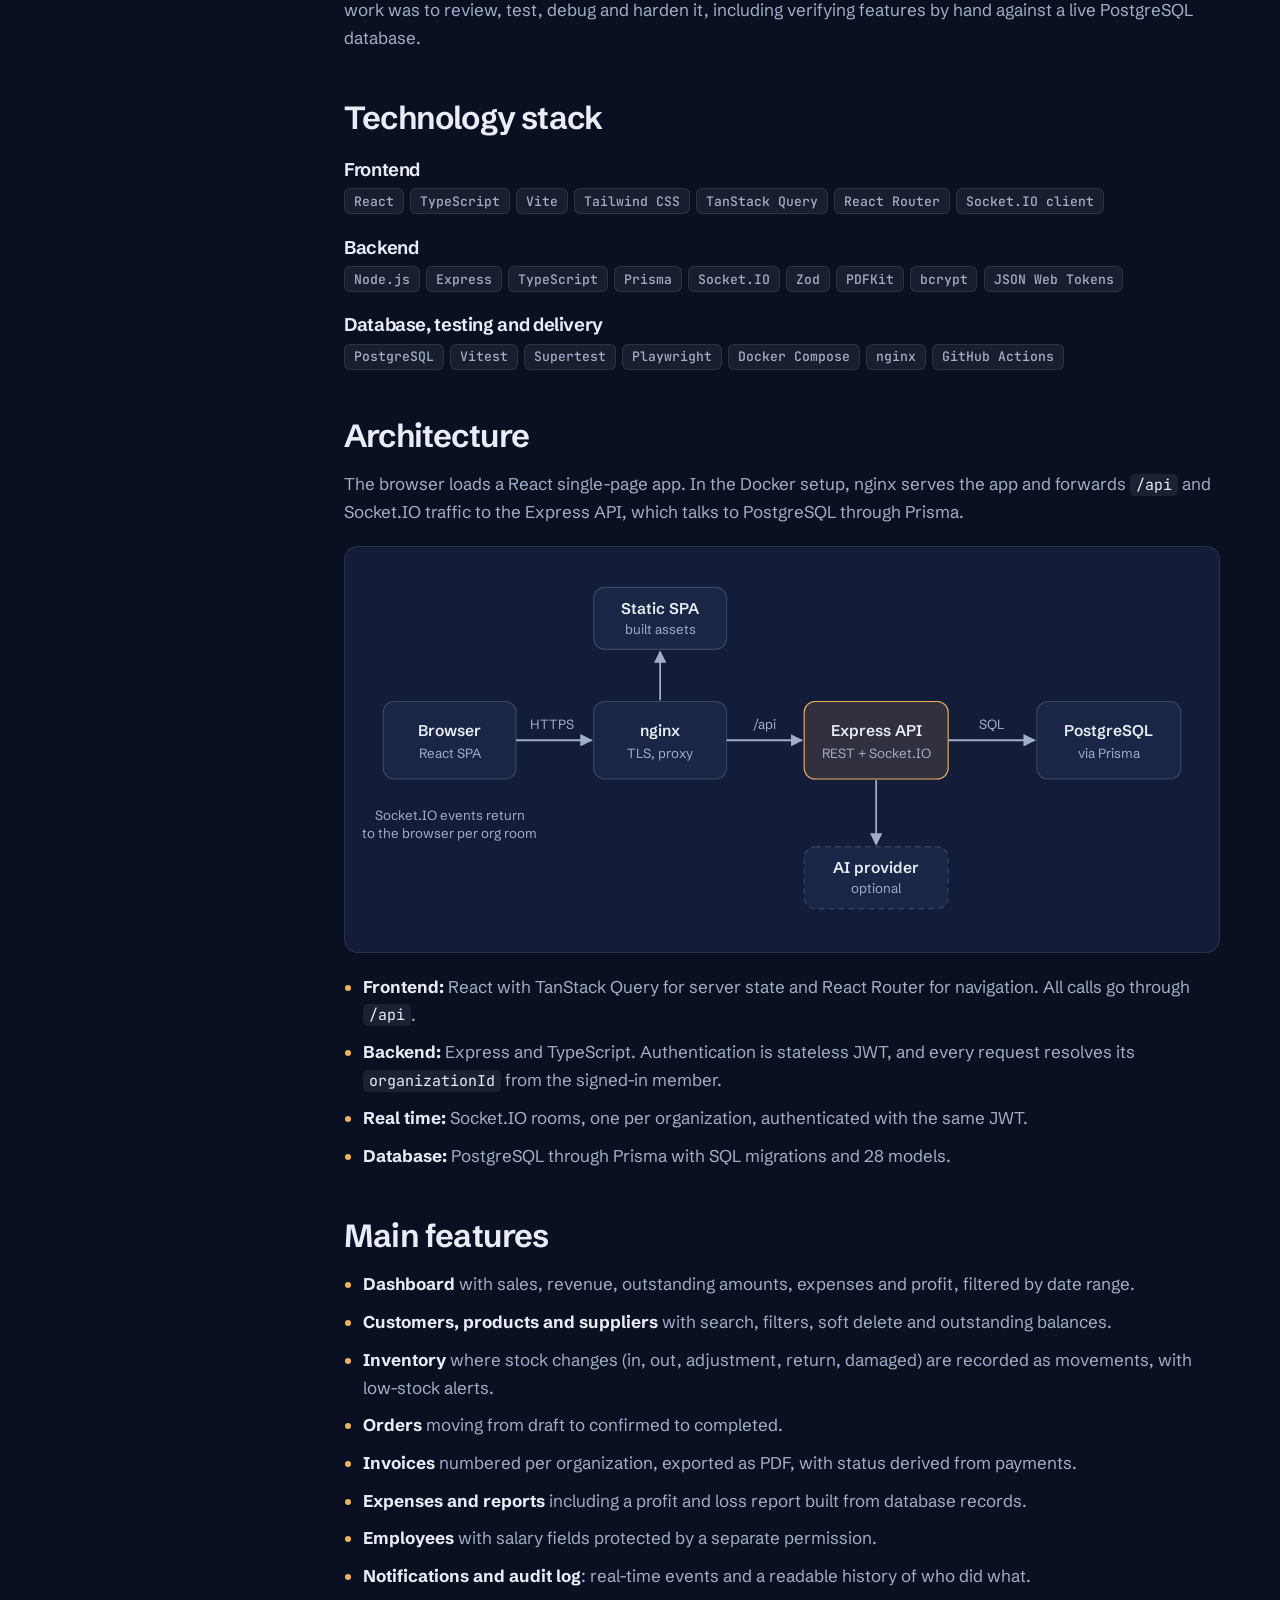
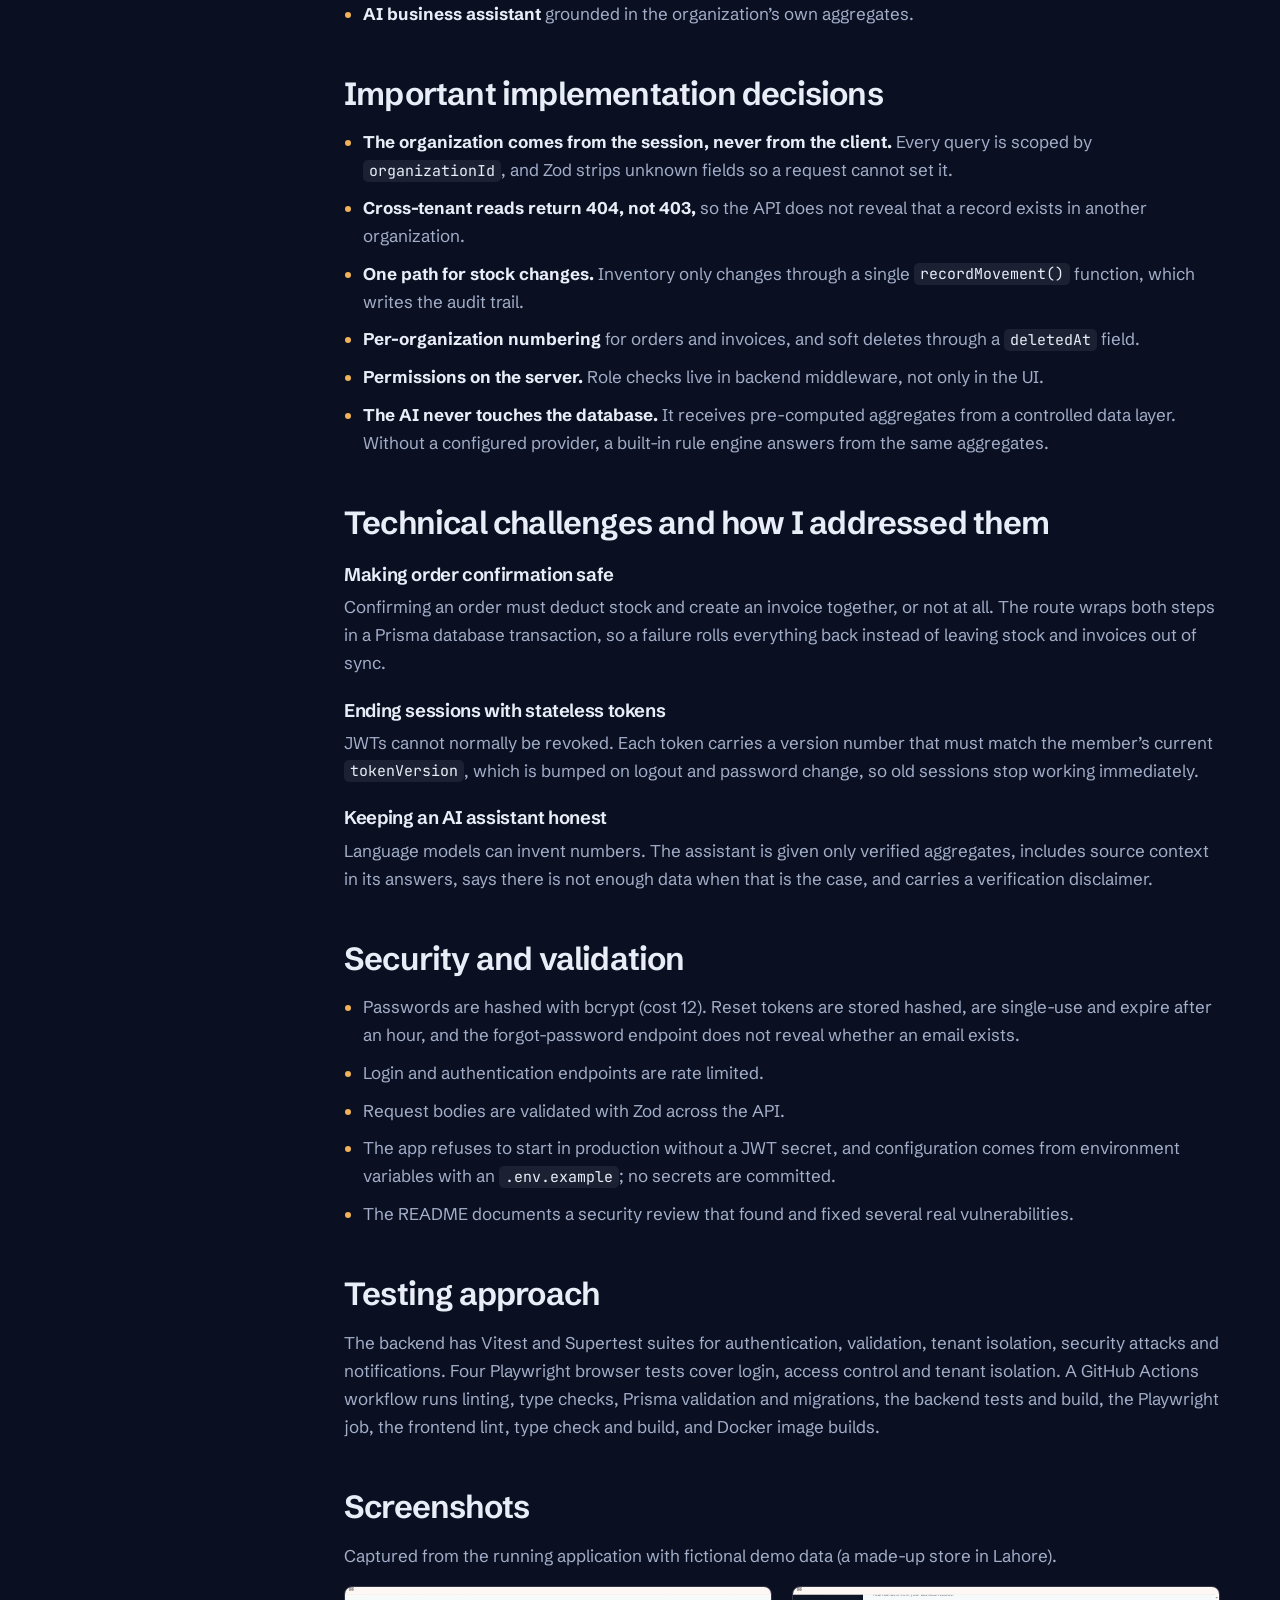
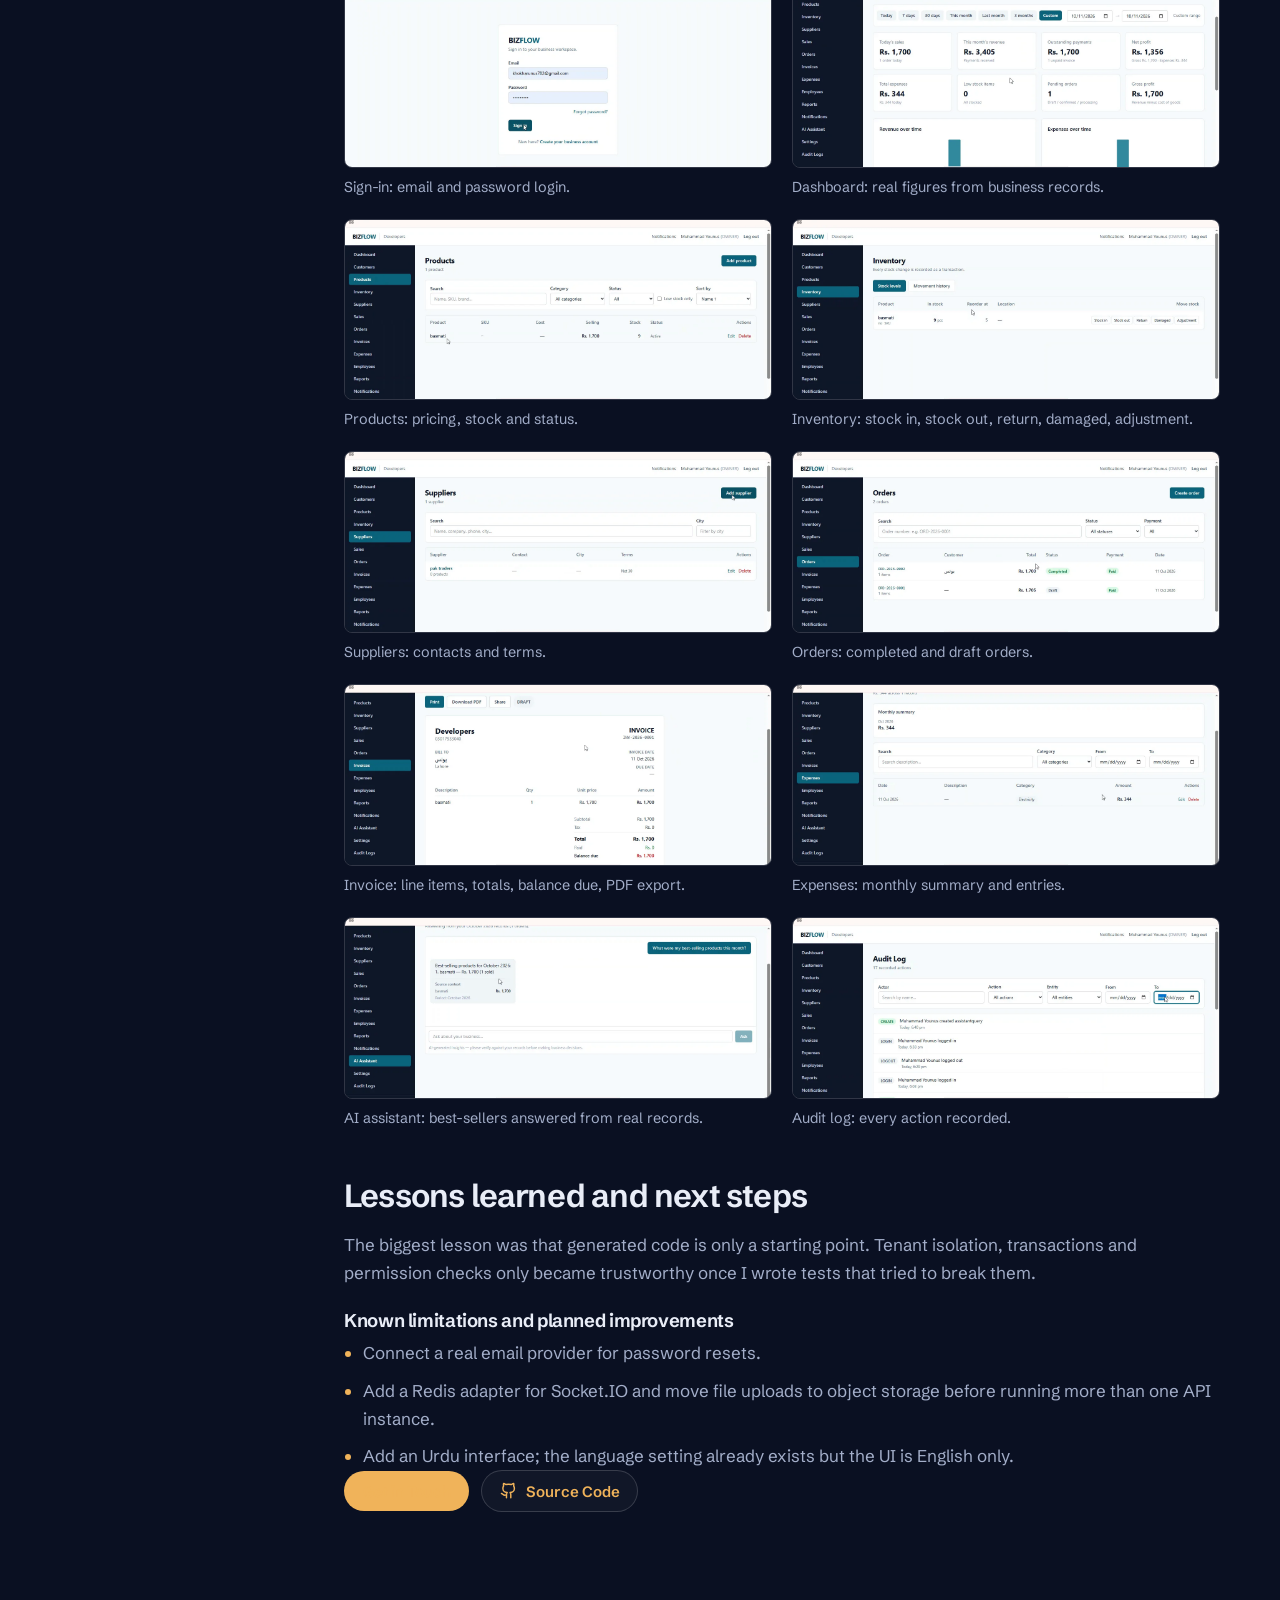
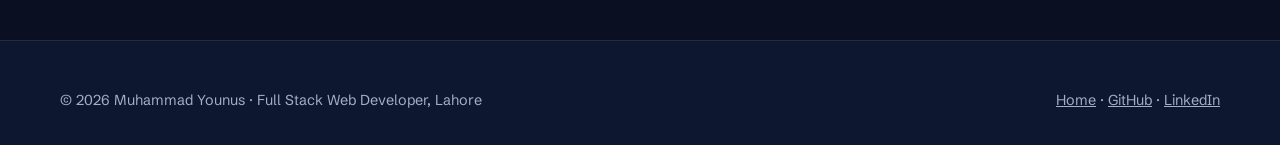
<file: case-studies/bizflow.html>
<!DOCTYPE html>
<html lang="en">
<head>
<meta charset="UTF-8">
<meta name="viewport" content="width=device-width, initial-scale=1, viewport-fit=cover">
<title>BizFlow Case Study | Muhammad Younus</title>
<meta name="description" content="Case study of BizFlow, a multi-tenant business management platform built with React, TypeScript, Node.js, Express, PostgreSQL and Prisma: architecture, security, testing and lessons learned.">
<link rel="canonical" href="https://younasahmad782.github.io/portfolio/case-studies/bizflow">
<meta name="theme-color" content="#0a1022">
<meta property="og:type" content="article">
<meta property="og:title" content="BizFlow Case Study | Muhammad Younus">
<meta property="og:description" content="A multi-tenant business management platform: architecture, security, testing and lessons learned.">
<meta property="og:url" content="https://younasahmad782.github.io/portfolio/case-studies/bizflow">
<meta property="og:image" content="https://younasahmad782.github.io/portfolio/assets/img/og-image.png">
<meta name="twitter:card" content="summary_large_image">
<link rel="icon" href="../favicon.svg" type="image/svg+xml">
<link rel="preconnect" href="https://fonts.googleapis.com">
<link rel="preconnect" href="https://fonts.gstatic.com" crossorigin>
<link rel="stylesheet" href="https://fonts.googleapis.com/css2?family=JetBrains+Mono:wght@500&family=Schibsted+Grotesk:wght@400;500;600;700;800&display=swap">
<link rel="stylesheet" href="../assets/css/site.css">
<script>document.documentElement.classList.add('js');</script>
</head>
<body id="top">
<svg width="0" height="0" style="position:absolute" aria-hidden="true" focusable="false">
  <symbol id="i-menu" viewBox="0 0 24 24"><path d="M4 6h16M4 12h16M4 18h16"/></symbol>
  <symbol id="i-close" viewBox="0 0 24 24"><path d="M6 6l12 12M18 6 6 18"/></symbol>
  <symbol id="i-ext" viewBox="0 0 24 24"><path d="M7 17 17 7M8 7h9v9"/></symbol>
  <symbol id="i-mail" viewBox="0 0 24 24"><rect x="3" y="5" width="18" height="14" rx="2"/><path d="m3 7 9 6 9-6"/></symbol>
  <symbol id="i-github" viewBox="0 0 24 24"><path d="M15 22v-4a4.8 4.8 0 0 0-1-3.5c3 0 6-2 6-5.5.08-1.25-.27-2.48-1-3.5.28-1.15.28-2.35 0-3.5 0 0-1 0-3 1.5-2.64-.5-5.36-.5-8 0C6 2 5 2 5 2c-.3 1.15-.3 2.35 0 3.5A5.403 5.403 0 0 0 4 9c0 3.5 3 5.5 6 5.5-.39.49-.68 1.05-.85 1.65-.17.6-.22 1.23-.15 1.85v4"/><path d="M9 18c-4.51 2-5-2-7-2"/></symbol>
  <symbol id="i-linkedin" viewBox="0 0 24 24"><path d="M16 8a6 6 0 0 1 6 6v7h-4v-7a2 2 0 0 0-2-2 2 2 0 0 0-2 2v7h-4v-7a6 6 0 0 1 6-6z"/><rect width="4" height="12" x="2" y="9"/><circle cx="4" cy="4" r="2"/></symbol>
  <symbol id="i-whatsapp" viewBox="0 0 32 32"><path d="M16 3C9.4 3 4 8.4 4 15c0 2.4.7 4.6 2 6.5L4 29l7.7-2c1.8 1 3.9 1.6 6.1 1.6h.1c6.6 0 12-5.4 12-12S22.6 3 16 3zm0 21.8h-.1c-2 0-3.9-.5-5.5-1.5l-.4-.2-4.6 1.2 1.2-4.4-.3-.4c-1.1-1.7-1.7-3.7-1.7-5.7C4.6 9.2 9.4 4.4 16 4.4S27.4 9.2 27.4 15.8 22.6 27.8 16 27.8zm6.1-8.2c-.3-.2-2-1-2.3-1.1-.3-.1-.5-.2-.7.2-.2.3-.8 1-1 1.2-.2.2-.4.3-.7.1-.3-.2-1.4-.5-2.7-1.6-1-1-1.7-2.1-1.9-2.5-.2-.3 0-.5.2-.7.2-.2.4-.4.6-.7.2-.2.3-.4.4-.7.1-.3 0-.5 0-.7-.1-.2-1-1.1-1.2-1.5-.3-.4-.4-.9-.2-1.2.1-.3.7-.3 1.6-.3h.6c.2 0 .5 0 .7.6.3.7 1 2.4 1 2.6.1.2.1.4 0 .6-.1.2-.1.4-.3.6l-.4.5c-.2.2-.3.4-.1.7.2.3.9 1.5 2 2.4 1.4 1.2 2.5 1.6 2.9 1.8.3.2.5.1.7-.1.2-.2.9-1 1.1-1.4.2-.4.5-.3.8-.2.3.1 2 1 2.3 1.1.3.2.5.2.7.1.2 0 .7-.3 1-1.2.1-.3.1-.5 0-.6 0-.2-.2-.2-.5-.4z"/></symbol>
  <symbol id="i-code" viewBox="0 0 24 24"><path d="m8 7-5 5 5 5M16 7l5 5-5 5M14 4l-4 16"/></symbol>
  <symbol id="i-layout" viewBox="0 0 24 24"><rect x="3" y="4" width="18" height="16" rx="2"/><path d="M3 9h18M9 20V9"/></symbol>
  <symbol id="i-bag" viewBox="0 0 24 24"><path d="M5 8h14l-1 12H6L5 8Z"/><path d="M9 8V6a3 3 0 0 1 6 0v2"/></symbol>
  <symbol id="i-chart" viewBox="0 0 24 24"><path d="M4 20V10M10 20V4M16 20v-7M22 20H2"/></symbol>
  <symbol id="i-search" viewBox="0 0 24 24"><circle cx="11" cy="11" r="7"/><path d="m21 21-4.3-4.3"/></symbol>
</svg>
<div class="progress" id="progress" aria-hidden="true"></div>
<a class="skip-link" href="#main">Skip to main content</a>

<header class="site-nav" id="siteNav">
  <div class="wrap nav-inner">
    <a href="../index.html" class="brand" aria-label="Muhammad Younus, home"><span class="brand-mark" aria-hidden="true">MY</span><span>Muhammad Younus</span></a>
    <span class="nav-spacer"></span>
    <nav aria-label="Primary">
      <ul class="nav-links" id="navLinks">
        <li><a href="../index.html#top">Home</a></li>
        <li><a href="../index.html#projects" aria-current="page">Projects</a></li>
        <li><a href="../index.html#services">Services</a></li>
        <li><a href="../index.html#about">About</a></li>
        <li><a href="../index.html#contact">Contact</a></li>
        <li class="nav-cta-item"><a href="../index.html#contact">Let’s Work Together</a></li>
      </ul>
    </nav>
    <a class="btn btn-primary btn-sm nav-cta" href="../index.html#contact">Let’s Work Together</a>
    <button class="menu-btn" id="menuBtn" type="button" aria-label="Open menu" aria-expanded="false" aria-controls="navLinks">
      <svg class="ic" aria-hidden="true"><use href="#i-menu"/></svg>
    </button>
  </div>
</header>

<main id="main">
  <div class="wrap cs-hero">
    <p><a class="back" href="../index.html#projects">← All projects</a></p>
    <span class="tag">Full-stack web application</span>
    <h1>BizFlow: a multi-tenant business management platform</h1>
    <p class="lead">A full-stack application for small and medium businesses in Pakistan, covering customers, inventory, orders, invoices, expenses and employees, with every record scoped to an organization.</p>
    <dl class="cs-meta">
      <div><dt>Type</dt><dd>Full-stack web application</dd></div>
      <div><dt>Frontend</dt><dd>React, TypeScript, Vite, Tailwind CSS</dd></div>
      <div><dt>Backend</dt><dd>Node.js, Express, Socket.IO</dd></div>
      <div><dt>Data</dt><dd>PostgreSQL with Prisma</dd></div>
    </dl>
    <div class="btn-row">
      <a class="btn btn-secondary btn-sm" href="https://github.com/Younasahmad782/BizFlow" target="_blank" rel="noopener noreferrer"><svg class="ic" aria-hidden="true"><use href="#i-github"/></svg>Source Code</a>
    </div>
  </div>

  <div class="wrap cs-layout">
    <nav class="toc" aria-label="Case study sections" data-spy>
      <p>On this page</p>
      <a href="#overview">Overview</a>
      <a href="#problem">Problem &amp; goals</a>
      <a href="#role">My role</a>
      <a href="#stack">Technology stack</a>
      <a href="#architecture">Architecture</a>
      <a href="#features">Main features</a>
      <a href="#decisions">Implementation decisions</a>
      <a href="#challenges">Challenges</a>
      <a href="#security">Security</a>
      <a href="#testing">Testing</a>
      <a href="#screenshots">Screenshots</a>
      <a href="#next">Lessons &amp; next steps</a>
    </nav>

    <div class="cs-body">
      <section id="overview">
        <h2>Overview</h2>
        <p>BizFlow manages the day-to-day records of a small business: customers, products and stock, suppliers, orders, invoices, payments, expenses, employees, notifications and an audit trail. Each business is an <em>organization</em>, and every piece of data belongs to exactly one of them. Users sign in, work inside their organization, and see only what their role allows.</p>
        <div class="callout"><strong>Status:</strong> the screenshots on this page were captured from the running app with fictional seeded data.</div>
      </section>

      <section id="problem">
        <h2>Problem and goals</h2>
        <p>Small businesses need quick answers to a few questions: what is in stock, who owes money, what was spent, and what was earned. BizFlow puts those answers in one application instead of scattered notes and spreadsheets.</p>
        <ul class="bullets">
          <li>Keep each organization’s data completely separate from every other organization’s.</li>
          <li>Give owners, managers, staff and read-only users different, granular permissions.</li>
          <li>Make every stock change traceable, and make order confirmation all-or-nothing.</li>
          <li>Produce real PDF invoices and a profit and loss report from actual records.</li>
          <li>Support local conventions: PKR amounts, the Asia/Karachi time zone, and +92 phone formats.</li>
          <li>Offer an AI assistant that can never see another organization’s data.</li>
        </ul>
      </section>

      <section id="role">
        <h2>My role</h2>
        <p>I defined the product scope, reviewed and tested each module, debugged problems and maintain the codebase. The repository README states openly that AI-assisted coding produced much of the initial code. My work was to review, test, debug and harden it, including verifying features by hand against a live PostgreSQL database.</p>
      </section>

      <section id="stack">
        <h2>Technology stack</h2>
        <h3>Frontend</h3>
        <ul class="badges"><li>React</li><li>TypeScript</li><li>Vite</li><li>Tailwind CSS</li><li>TanStack Query</li><li>React Router</li><li>Socket.IO client</li></ul>
        <h3>Backend</h3>
        <ul class="badges"><li>Node.js</li><li>Express</li><li>TypeScript</li><li>Prisma</li><li>Socket.IO</li><li>Zod</li><li>PDFKit</li><li>bcrypt</li><li>JSON Web Tokens</li></ul>
        <h3>Database, testing and delivery</h3>
        <ul class="badges"><li>PostgreSQL</li><li>Vitest</li><li>Supertest</li><li>Playwright</li><li>Docker Compose</li><li>nginx</li><li>GitHub Actions</li></ul>
      </section>

      <section id="architecture">
        <h2>Architecture</h2>
        <p>The browser loads a React single-page app. In the Docker setup, nginx serves the app and forwards <code>/api</code> and Socket.IO traffic to the Express API, which talks to PostgreSQL through Prisma.</p>
        <div class="diagram">
          <svg viewBox="0 0 760 330" role="img" aria-labelledby="diag-title diag-desc">
            <title id="diag-title">BizFlow architecture</title>
            <desc id="diag-desc">A browser connects over HTTPS to nginx. nginx serves the React single-page app and forwards API requests to the Express API. The API reads and writes PostgreSQL through Prisma, pushes real-time events to the browser over Socket.IO, and can optionally call an OpenAI-compatible AI provider.</desc>
            <defs><marker id="ah" viewBox="0 0 10 10" refX="9" refY="5" markerWidth="7" markerHeight="7" orient="auto-start-reverse"><path d="M0 0 10 5 0 10z" class="arrow-head"/></marker></defs>
            <rect class="box" x="20" y="125" width="120" height="70" rx="10"/><text x="80" y="156" text-anchor="middle" font-weight="600">Browser</text><text x="80" y="176" text-anchor="middle" class="sub">React SPA</text>
            <rect class="box" x="210" y="125" width="120" height="70" rx="10"/><text x="270" y="156" text-anchor="middle" font-weight="600">nginx</text><text x="270" y="176" text-anchor="middle" class="sub">TLS, proxy</text>
            <rect class="box accent" x="400" y="125" width="130" height="70" rx="10"/><text x="465" y="156" text-anchor="middle" font-weight="600">Express API</text><text x="465" y="176" text-anchor="middle" class="sub">REST + Socket.IO</text>
            <rect class="box" x="610" y="125" width="130" height="70" rx="10"/><text x="675" y="156" text-anchor="middle" font-weight="600">PostgreSQL</text><text x="675" y="176" text-anchor="middle" class="sub">via Prisma</text>
            <rect class="box dashed" x="400" y="256" width="130" height="56" rx="10"/><text x="465" y="280" text-anchor="middle" font-weight="600">AI provider</text><text x="465" y="298" text-anchor="middle" class="sub">optional</text>
            <rect class="box" x="210" y="22" width="120" height="56" rx="10"/><text x="270" y="46" text-anchor="middle" font-weight="600">Static SPA</text><text x="270" y="64" text-anchor="middle" class="sub">built assets</text>
            <path class="arrow" d="M140 160H208" marker-end="url(#ah)"/>
            <path class="arrow" d="M330 160H398" marker-end="url(#ah)"/>
            <path class="arrow" d="M530 160H608" marker-end="url(#ah)"/>
            <path class="arrow" d="M270 124V80" marker-end="url(#ah)"/>
            <path class="arrow" d="M465 196V254" marker-end="url(#ah)"/>
            <text x="172" y="150" text-anchor="middle" class="sub">HTTPS</text>
            <text x="364" y="150" text-anchor="middle" class="sub">/api</text>
            <text x="569" y="150" text-anchor="middle" class="sub">SQL</text>
            <text x="80" y="232" text-anchor="middle" class="sub">Socket.IO events return</text>
            <text x="80" y="248" text-anchor="middle" class="sub">to the browser per org room</text>
          </svg>
        </div>
        <ul class="bullets">
          <li><strong>Frontend:</strong> React with TanStack Query for server state and React Router for navigation. All calls go through <code>/api</code>.</li>
          <li><strong>Backend:</strong> Express and TypeScript. Authentication is stateless JWT, and every request resolves its <code>organizationId</code> from the signed-in member.</li>
          <li><strong>Real time:</strong> Socket.IO rooms, one per organization, authenticated with the same JWT.</li>
          <li><strong>Database:</strong> PostgreSQL through Prisma with SQL migrations and 28 models.</li>
        </ul>
      </section>

      <section id="features">
        <h2>Main features</h2>
        <ul class="bullets">
          <li><strong>Dashboard</strong> with sales, revenue, outstanding amounts, expenses and profit, filtered by date range.</li>
          <li><strong>Customers, products and suppliers</strong> with search, filters, soft delete and outstanding balances.</li>
          <li><strong>Inventory</strong> where stock changes (in, out, adjustment, return, damaged) are recorded as movements, with low-stock alerts.</li>
          <li><strong>Orders</strong> moving from draft to confirmed to completed.</li>
          <li><strong>Invoices</strong> numbered per organization, exported as PDF, with status derived from payments.</li>
          <li><strong>Expenses and reports</strong> including a profit and loss report built from database records.</li>
          <li><strong>Employees</strong> with salary fields protected by a separate permission.</li>
          <li><strong>Notifications and audit log</strong>: real-time events and a readable history of who did what.</li>
          <li><strong>AI business assistant</strong> grounded in the organization’s own aggregates.</li>
        </ul>
      </section>

      <section id="decisions">
        <h2>Important implementation decisions</h2>
        <ul class="bullets">
          <li><strong>The organization comes from the session, never from the client.</strong> Every query is scoped by <code>organizationId</code>, and Zod strips unknown fields so a request cannot set it.</li>
          <li><strong>Cross-tenant reads return 404, not 403,</strong> so the API does not reveal that a record exists in another organization.</li>
          <li><strong>One path for stock changes.</strong> Inventory only changes through a single <code>recordMovement()</code> function, which writes the audit trail.</li>
          <li><strong>Per-organization numbering</strong> for orders and invoices, and soft deletes through a <code>deletedAt</code> field.</li>
          <li><strong>Permissions on the server.</strong> Role checks live in backend middleware, not only in the UI.</li>
          <li><strong>The AI never touches the database.</strong> It receives pre-computed aggregates from a controlled data layer. Without a configured provider, a built-in rule engine answers from the same aggregates.</li>
        </ul>
      </section>

      <section id="challenges">
        <h2>Technical challenges and how I addressed them</h2>
        <h3>Making order confirmation safe</h3>
        <p>Confirming an order must deduct stock and create an invoice together, or not at all. The route wraps both steps in a Prisma database transaction, so a failure rolls everything back instead of leaving stock and invoices out of sync.</p>
        <h3>Ending sessions with stateless tokens</h3>
        <p>JWTs cannot normally be revoked. Each token carries a version number that must match the member’s current <code>tokenVersion</code>, which is bumped on logout and password change, so old sessions stop working immediately.</p>
        <h3>Keeping an AI assistant honest</h3>
        <p>Language models can invent numbers. The assistant is given only verified aggregates, includes source context in its answers, says there is not enough data when that is the case, and carries a verification disclaimer.</p>
      </section>

      <section id="security">
        <h2>Security and validation</h2>
        <ul class="bullets">
          <li>Passwords are hashed with bcrypt (cost 12). Reset tokens are stored hashed, are single-use and expire after an hour, and the forgot-password endpoint does not reveal whether an email exists.</li>
          <li>Login and authentication endpoints are rate limited.</li>
          <li>Request bodies are validated with Zod across the API.</li>
          <li>The app refuses to start in production without a JWT secret, and configuration comes from environment variables with an <code>.env.example</code>; no secrets are committed.</li>
          <li>The README documents a security review that found and fixed several real vulnerabilities.</li>
        </ul>
      </section>

      <section id="testing">
        <h2>Testing approach</h2>
        <p>The backend has Vitest and Supertest suites for authentication, validation, tenant isolation, security attacks and notifications. Four Playwright browser tests cover login, access control and tenant isolation. A GitHub Actions workflow runs linting, type checks, Prisma validation and migrations, the backend tests and build, the Playwright job, the frontend lint, type check and build, and Docker image builds.</p>
      </section>

      <section id="screenshots">
        <h2>Screenshots</h2>
        <p>Captured from the running application with fictional demo data (a made-up store in Lahore).</p>
        <div class="shots">
        <figure class="shot">
          <div class="frame"><img src="../assets/img/bizflow-video-login.webp" sizes="(max-width: 640px) 100vw, 420px" width="1366" height="576" loading="lazy" alt="BizFlow sign-in page for a business workspace."></div>
          <figcaption>Sign-in: email and password login.</figcaption>
        </figure>
        <figure class="shot">
          <div class="frame"><img src="../assets/img/bizflow-video-dashboard.webp" sizes="(max-width: 640px) 100vw, 420px" width="1366" height="576" loading="lazy" alt="BizFlow dashboard with today's sales, monthly revenue, outstanding payments, net profit, expenses and low-stock cards."></div>
          <figcaption>Dashboard: real figures from business records.</figcaption>
        </figure>
        <figure class="shot">
          <div class="frame"><img src="../assets/img/bizflow-video-products.webp" sizes="(max-width: 640px) 100vw, 420px" width="1366" height="576" loading="lazy" alt="BizFlow products list with one product, selling price, stock and status."></div>
          <figcaption>Products: pricing, stock and status.</figcaption>
        </figure>
        <figure class="shot">
          <div class="frame"><img src="../assets/img/bizflow-video-inventory.webp" sizes="(max-width: 640px) 100vw, 420px" width="1366" height="576" loading="lazy" alt="BizFlow inventory screen with stock levels and stock movement actions."></div>
          <figcaption>Inventory: stock in, stock out, return, damaged, adjustment.</figcaption>
        </figure>
        <figure class="shot">
          <div class="frame"><img src="../assets/img/bizflow-video-suppliers.webp" sizes="(max-width: 640px) 100vw, 420px" width="1366" height="576" loading="lazy" alt="BizFlow suppliers list with contact, city and payment terms."></div>
          <figcaption>Suppliers: contacts and terms.</figcaption>
        </figure>
        <figure class="shot">
          <div class="frame"><img src="../assets/img/bizflow-video-orders.webp" sizes="(max-width: 640px) 100vw, 420px" width="1366" height="576" loading="lazy" alt="BizFlow orders list with totals, status and payment status."></div>
          <figcaption>Orders: completed and draft orders.</figcaption>
        </figure>
        <figure class="shot">
          <div class="frame"><img src="../assets/img/bizflow-video-invoice.webp" sizes="(max-width: 640px) 100vw, 420px" width="1366" height="576" loading="lazy" alt="BizFlow invoice view with bill-to details, line item, totals and balance due."></div>
          <figcaption>Invoice: line items, totals, balance due, PDF export.</figcaption>
        </figure>
        <figure class="shot">
          <div class="frame"><img src="../assets/img/bizflow-video-expenses.webp" sizes="(max-width: 640px) 100vw, 420px" width="1366" height="576" loading="lazy" alt="BizFlow expenses list with monthly summary and an electricity expense entry."></div>
          <figcaption>Expenses: monthly summary and entries.</figcaption>
        </figure>
        <figure class="shot">
          <div class="frame"><img src="../assets/img/bizflow-video-ai-assistant.webp" sizes="(max-width: 640px) 100vw, 420px" width="1366" height="576" loading="lazy" alt="BizFlow AI assistant answering a best-selling products question from business data."></div>
          <figcaption>AI assistant: best-sellers answered from real records.</figcaption>
        </figure>
        <figure class="shot">
          <div class="frame"><img src="../assets/img/bizflow-video-audit-log.webp" sizes="(max-width: 640px) 100vw, 420px" width="1366" height="576" loading="lazy" alt="BizFlow audit log listing recorded actions such as order updates and payments."></div>
          <figcaption>Audit log: every action recorded.</figcaption>
        </figure>
        </div>
      </section>

      <section id="next">
        <h2>Lessons learned and next steps</h2>
        <p>The biggest lesson was that generated code is only a starting point. Tenant isolation, transactions and permission checks only became trustworthy once I wrote tests that tried to break them.</p>
        <h3>Known limitations and planned improvements</h3>
        <ul class="bullets">
          <li>Connect a real email provider for password resets.</li>
          <li>Add a Redis adapter for Socket.IO and move file uploads to object storage before running more than one API instance.</li>
          <li>Add an Urdu interface; the language setting already exists but the UI is English only.</li>
                  </ul>
        <div class="btn-row">
          <a class="btn btn-primary btn-sm" href="../index.html#contact">Get in Touch</a>
          <a class="btn btn-secondary btn-sm" href="https://github.com/Younasahmad782/BizFlow" target="_blank" rel="noopener noreferrer"><svg class="ic" aria-hidden="true"><use href="#i-github"/></svg>Source Code</a>
        </div>
      </section>
    </div>
  </div>
</main>

<footer class="site-footer">
  <div class="wrap">
    <div class="footer-bottom" style="border-top:0;padding-top:0">
      <p>© <span id="year">2026</span> Muhammad Younus · Full Stack Web Developer, Lahore</p>
      <p><a href="../index.html">Home</a> · <a href="https://github.com/Younasahmad782" target="_blank" rel="noopener noreferrer">GitHub</a> · <a href="https://www.linkedin.com/in/muhammad-younus-b658b6275" target="_blank" rel="noopener noreferrer">LinkedIn</a></p>
    </div>
  </div>
</footer>
<script src="../assets/js/main.js" defer></script>
</body>
</html>
</file>
<file: assets/css/site.css>
/* Muhammad Younus portfolio. Dark navy theme, amber accent. */
:root{
  color-scheme:dark;
  --bg:#0a1022; --bg-2:#0e1730; --surface:#131d3a; --surface-2:#1a2646;
  --line:rgba(255,255,255,.09); --line-2:rgba(255,255,255,.16);
  --text:#e9edf7; --muted:#a3aec9; --accent:#f0b35a; --accent-ink:#1b1305; --accent-soft:rgba(240,179,90,.13);
  --ok:#7ad1a0; --err:#ff8f8f;
  --font:'Schibsted Grotesk',system-ui,-apple-system,'Segoe UI',Roboto,Arial,sans-serif;
  --mono:'JetBrains Mono',ui-monospace,SFMono-Regular,Menlo,Consolas,monospace;
  --r-s:8px; --r-m:14px; --r-l:22px;
  --wrap:1160px; --nav-h:68px;
}
*,*::before,*::after{box-sizing:border-box}
html{scroll-behavior:smooth;scroll-padding-top:calc(var(--nav-h) + 12px);-webkit-text-size-adjust:100%}
body{margin:0;background:var(--bg);color:var(--text);font-family:var(--font);font-size:1.0625rem;line-height:1.65;-webkit-font-smoothing:antialiased}
img{max-width:100%;height:auto;display:block}
a{color:inherit}
h1,h2,h3,h4{margin:0;line-height:1.15;letter-spacing:-.02em;font-weight:650}
p{margin:0 0 1rem}
ul{margin:0;padding:0;list-style:none}
:focus-visible{outline:3px solid var(--accent);outline-offset:3px;border-radius:4px}
.wrap{width:min(100% - 2.5rem,var(--wrap));margin-inline:auto}
.skip-link{position:absolute;left:-999px;top:8px;background:var(--accent);color:var(--accent-ink);padding:.6rem 1rem;border-radius:var(--r-s);z-index:100;font-weight:600}
.skip-link:focus{left:8px}
.ic{width:1.15em;height:1.15em;fill:none;stroke:currentColor;stroke-width:2;stroke-linecap:round;stroke-linejoin:round;flex:none}
.ic-fill{width:1.15em;height:1.15em;fill:currentColor;flex:none}

/* Buttons */
.btn{position:relative;overflow:hidden;isolation:isolate;background:transparent;-webkit-appearance:none;appearance:none;--fill:rgba(255,255,255,.07);display:inline-flex;align-items:center;justify-content:center;gap:.55rem;font:inherit;font-weight:600;font-size:1rem;line-height:1;padding:.95rem 1.4rem;border-radius:999px;border:1px solid transparent;text-decoration:none;cursor:pointer;transition:background .2s,border-color .2s,transform .2s,color .2s}
.btn-primary{background:var(--accent);color:var(--accent-ink);--fill:#ffd9a0}
.btn-primary:hover{transform:translateY(-1px)}
.btn-secondary{border-color:var(--line-2);color:var(--text);background:rgba(255,255,255,.03);--fill:var(--accent-soft)}
.btn-secondary:hover{border-color:var(--accent);color:var(--accent)}
.btn-ghost{color:var(--text);padding-inline:.9rem;background:transparent}
.btn-ghost:hover,.btn-ghost:active,.btn-ghost:focus{color:var(--accent);background:rgba(255,255,255,.05)}
.btn-sm{font-size:.94rem;padding:.7rem 1.1rem}
.btn::before{content:"";position:absolute;left:50%;top:100%;width:150%;aspect-ratio:1;border-radius:46% 54% 50% 50%/50% 46% 54% 50%;background:var(--fill);transform:translate(-50%,0) scale(.3);transition:transform .6s cubic-bezier(.2,.8,.2,1),border-radius 1.2s;z-index:-1;pointer-events:none}
.btn:hover::before,.btn:focus-visible::before{transform:translate(-50%,-64%) scale(1);border-radius:54% 46% 48% 52%/46% 54% 46% 54%}
.btn[disabled]{opacity:.6;cursor:wait}
.btn-row{display:flex;flex-wrap:wrap;gap:.75rem;align-items:center}

/* Nav */
.site-nav{position:sticky;top:0;z-index:50;background:rgba(10,16,34,.82);backdrop-filter:blur(14px);-webkit-backdrop-filter:blur(14px);border-bottom:1px solid transparent;transition:border-color .2s}
.site-nav.scrolled{border-bottom-color:var(--line)}
.nav-inner{display:flex;align-items:center;gap:1.25rem;height:var(--nav-h)}
.brand{display:inline-flex;align-items:center;gap:.7rem;text-decoration:none;font-weight:650;letter-spacing:-.01em}
.brand-mark{display:grid;place-items:center;width:36px;height:36px;border-radius:10px;background:var(--accent);color:var(--accent-ink);font-size:.95rem;font-weight:800;letter-spacing:-.04em}
.nav-spacer{flex:1}
.nav-links{display:flex;gap:.25rem}
.nav-links a{display:block;padding:.5rem .85rem;border-radius:999px;text-decoration:none;color:var(--muted);font-size:.98rem;font-weight:500;transition:color .2s,background .2s}
.nav-links a:hover{color:var(--text)}
.nav-links a[aria-current="true"],.nav-links a[aria-current="page"]{color:var(--text);background:rgba(255,255,255,.07)}
.nav-cta{display:inline-flex}
.menu-btn{display:none;background:none;border:1px solid var(--line-2);color:var(--text);width:44px;height:44px;border-radius:12px;cursor:pointer;align-items:center;justify-content:center}
.menu-btn .ic{width:22px;height:22px}

/* Hero */
.hero{padding:clamp(2.5rem,6vw,5rem) 0 clamp(3rem,6vw,5.5rem)}
.hero-grid{display:grid;grid-template-columns:1.02fr .98fr;gap:clamp(2rem,5vw,4.5rem);align-items:center}
.availability{display:inline-flex;align-items:center;gap:.6rem;font-size:.95rem;color:var(--muted);border:1px solid var(--line);border-radius:999px;padding:.4rem .95rem .4rem .75rem;margin-bottom:1.5rem}
.availability i{width:8px;height:8px;border-radius:50%;background:var(--ok);box-shadow:0 0 0 4px rgba(122,209,160,.18)}
.hero h1{font-size:clamp(2.5rem,5.6vw,4.4rem);letter-spacing:-.035em;line-height:1.04;max-width:17ch;margin-bottom:1.4rem}
.hero .lead{font-size:clamp(1.05rem,1.6vw,1.22rem);color:var(--muted);max-width:34rem;margin-bottom:2rem}
.hero .lead strong{color:var(--text);font-weight:600}
.hero-facts{display:flex;flex-wrap:wrap;gap:.5rem 1.4rem;margin-top:2rem;color:var(--muted);font-size:.97rem}
.hero-facts li{display:flex;align-items:center;gap:.5rem}
.hero-facts li::before{content:"";width:6px;height:6px;border-radius:50%;background:var(--accent)}

.hero-visual{position:relative;margin:0;padding-bottom:2.6rem}
.browser{background:var(--surface);border:1px solid var(--line-2);border-radius:var(--r-m);overflow:hidden;box-shadow:0 30px 60px -30px rgba(0,0,0,.7)}
.browser-bar{display:flex;align-items:center;gap:.4rem;padding:.65rem .85rem;background:var(--surface-2);border-bottom:1px solid var(--line)}
.browser-bar span{width:10px;height:10px;border-radius:50%;background:rgba(255,255,255,.18)}
.browser-bar em{margin-left:.6rem;flex:1;font:normal .78rem var(--mono);color:var(--muted);background:rgba(0,0,0,.25);border-radius:6px;padding:.2rem .6rem;white-space:nowrap;overflow:hidden;text-overflow:ellipsis}
.browser img{width:100%;aspect-ratio:1366/576;object-fit:cover;object-position:top left}
.person-chip{position:absolute;left:-1.25rem;bottom:0;display:flex;align-items:center;gap:.8rem;background:var(--bg-2);border:1px solid var(--line-2);border-radius:var(--r-m);padding:.6rem 1.1rem .6rem .6rem;box-shadow:0 20px 40px -20px rgba(0,0,0,.8)}
.person-chip img{width:56px;height:56px;border-radius:12px;object-fit:cover;object-position:center 20%}
.person-chip b{display:block;font-weight:650;line-height:1.2}
.person-chip small{color:var(--muted);font-size:.88rem}
.hero-note{position:absolute;right:0;bottom:.3rem;font-size:.8rem;color:var(--muted)}

/* Hero load sequence (the one orchestrated motion) */
.js .hero-in{opacity:0;transform:translateY(14px);animation:heroIn .7s cubic-bezier(.2,.7,.2,1) forwards;animation-delay:calc(var(--i,0) * 90ms)}
@keyframes heroIn{to{opacity:1;transform:none}}

/* Sections */
.section{padding:clamp(3.5rem,8vw,6.5rem) 0}
@keyframes waveA{to{background-position-x:600px,-900px}}
.section{position:relative}
.section-alt{background:var(--bg-2)}
.section-alt::before,.section-alt::after{content:"";position:absolute;left:0;right:0;height:40px;pointer-events:none;z-index:1;
  background-image:url("data:image/svg+xml,%3Csvg xmlns='http://www.w3.org/2000/svg' viewBox='0 0 600 40' preserveAspectRatio='none'%3E%3Cpath d='M0 20Q150 0 300 20T600 20V40H0Z' fill='%230e1730'/%3E%3C/svg%3E"),
  url("data:image/svg+xml,%3Csvg xmlns='http://www.w3.org/2000/svg' viewBox='0 0 900 40' preserveAspectRatio='none'%3E%3Cpath d='M0 14Q225 36 450 14T900 14V40H0Z' fill='%230e1730' fill-opacity='.45'/%3E%3C/svg%3E");
  background-size:600px 40px,900px 40px;background-repeat:repeat-x;animation:waveA 26s linear infinite}
.section-alt::before{top:-39px}
.section-alt::after{bottom:-39px;transform:scaleY(-1)}
.section-head{max-width:44rem;margin-bottom:clamp(2rem,4vw,3.25rem)}
.section-head h2{font-size:clamp(1.9rem,3.8vw,2.9rem);letter-spacing:-.03em;margin-bottom:.9rem}
.section-head p{color:var(--muted);font-size:1.1rem;margin:0}

/* Featured project */
.featured{display:grid;grid-template-columns:1.12fr .88fr;gap:clamp(1.5rem,3.5vw,3rem);background:var(--surface);border:1px solid var(--line);border-radius:var(--r-l);padding:clamp(1rem,2.2vw,1.6rem);margin-bottom:1.5rem}
.preview{align-self:start}
.preview .browser{box-shadow:none}
.preview-main img{transition:opacity .25s}
.preview-main img.swap{opacity:.15}
.thumbs{display:grid;grid-template-columns:repeat(5,1fr);gap:.5rem;margin-top:.7rem}
.thumb{padding:0;border:2px solid transparent;border-radius:8px;overflow:hidden;background:none;cursor:pointer;opacity:.62;transition:opacity .2s,border-color .2s}
.thumb img{aspect-ratio:1366/576;object-fit:cover;width:100%}
.thumb:hover{opacity:1}
.thumb[aria-pressed="true"]{opacity:1;border-color:var(--accent)}
.preview-cap{font-size:.9rem;color:var(--muted);margin:.7rem .2rem 0}
.featured-body{display:flex;flex-direction:column;padding:.5rem .4rem}
.tag{display:inline-flex;align-self:flex-start;align-items:center;gap:.45rem;font-size:.86rem;font-weight:600;color:var(--accent);background:var(--accent-soft);border-radius:999px;padding:.3rem .8rem;margin-bottom:1rem}
.featured-body h3{font-size:clamp(1.6rem,2.6vw,2.15rem);margin-bottom:.8rem}
.featured-body>p{color:var(--muted)}
.value{border-left:3px solid var(--accent);padding:.1rem 0 .1rem 1rem;margin:.4rem 0 1.2rem;color:var(--text)}
.check-list{display:grid;gap:.55rem;margin:0 0 1.2rem}
.check-list li{position:relative;padding-left:1.7rem;color:var(--muted);font-size:1rem;line-height:1.5}
.check-list li::before{content:"";position:absolute;left:0;top:.3em;width:1.05rem;height:1.05rem;border-radius:50%;background:var(--accent-soft) url("data:image/svg+xml,%3Csvg xmlns='http://www.w3.org/2000/svg' viewBox='0 0 24 24' fill='none' stroke='%23f0b35a' stroke-width='3.5' stroke-linecap='round' stroke-linejoin='round'%3E%3Cpath d='m5 12 5 5 9-10'/%3E%3C/svg%3E") center/70% no-repeat}
.badges{display:flex;flex-wrap:wrap;gap:.4rem;margin:0 0 1.3rem}
.badges li{font:500 .82rem var(--mono);color:var(--text);background:rgba(255,255,255,.06);border:1px solid var(--line);border-radius:6px;padding:.22rem .55rem}
.featured-body .btn-row{margin-top:auto;padding-top:.5rem}
.limit{font-size:.88rem;color:var(--muted);margin:1rem 0 0}

/* Project cards */
.card-grid{display:grid;grid-template-columns:repeat(3,1fr);gap:1.5rem}
.card{display:flex;flex-direction:column;background:var(--surface);border:1px solid var(--line);border-radius:var(--r-l);padding:1rem 1rem 1.4rem;transition:border-color .2s,transform .2s}
.card:hover{border-color:var(--line-2);transform:translateY(-2px)}
.cover{position:relative;border-radius:var(--r-m);overflow:hidden;border:1px solid var(--line);aspect-ratio:16/9;margin-bottom:1.2rem;display:flex;flex-direction:column}
.cover .browser-bar{padding:.45rem .7rem}
.cover .browser-bar span{width:8px;height:8px}
.cover-body{flex:1;display:grid;place-items:center;text-align:center;padding:.8rem}
.cover-body b{display:block;font-size:1.25rem;letter-spacing:-.02em}
.cover-body small{display:block;margin-top:.3rem;font-size:.82rem;opacity:.85}
.cover-body .pill-row{display:flex;gap:.35rem;justify-content:center;margin-top:.7rem;flex-wrap:wrap}
.cover-body .pill-row span{font-size:.72rem;font-weight:600;padding:.2rem .55rem;border-radius:999px;background:rgba(255,255,255,.16)}
.cover-shopify .cover-body{background:linear-gradient(135deg,#17352f,#0e1f2b);color:#e6f4ee}
.cover-cod .cover-body{background:linear-gradient(135deg,#3a2a16,#1c1409);color:#fbeed9}
.cover-calc .cover-body{background:linear-gradient(135deg,#1b2552,#0f1634);color:#e3e8ff}
.cover-calc .keys{display:grid;grid-template-columns:repeat(4,22px);gap:5px;margin:.6rem auto 0}
.cover-calc .keys i{height:16px;border-radius:4px;background:rgba(255,255,255,.18)}
.cover-calc .keys i:nth-child(4n){background:var(--accent)}
.card h3{font-size:1.3rem;margin:.2rem .35rem .6rem}
.card>p{color:var(--muted);font-size:.98rem;margin:0 .35rem 1rem}
.card .tag{margin:0 .35rem .8rem}
.card .badges{margin:0 .35rem 1rem}
.card .check-list{margin:0 .35rem 1.2rem}
.card .btn-row{margin:auto .35rem 0}
.status-note{font-size:.85rem;color:var(--muted);margin:.9rem .35rem 0}

/* Services */
.services-grid{display:grid;grid-template-columns:repeat(6,1fr);gap:1.25rem}
.service{grid-column:span 2;background:var(--surface);border:1px solid var(--line);border-radius:var(--r-l);padding:1.6rem}
.service:nth-child(n+4){grid-column:span 3}
.service .ic{width:30px;height:30px;color:var(--accent);margin-bottom:1rem}
.service h3{font-size:1.25rem;margin-bottom:.6rem}
.service p{color:var(--muted);font-size:.99rem;margin-bottom:.9rem}
.service dl{margin:0;display:grid;gap:.55rem;font-size:.96rem}
.service dt{font-weight:650;color:var(--text)}
.service dd{margin:0;color:var(--muted)}
.service-feature{background:linear-gradient(160deg,var(--surface-2),var(--surface))}

/* Skills */
.skills-grid{display:grid;grid-template-columns:repeat(3,1fr);gap:1.25rem}
.skill-group{border-top:2px solid var(--line-2);padding-top:1.1rem}
.skill-group h3{font-size:1.15rem;margin-bottom:.35rem}
.skill-group p{font-size:.93rem;color:var(--muted);margin-bottom:.9rem}
.skill-group .badges{margin:0}

/* About */
.about-grid{display:grid;grid-template-columns:.8fr 1.2fr;gap:clamp(2rem,5vw,4.5rem);align-items:center}
.about-photo{border-radius:var(--r-l);overflow:hidden;border:1px solid var(--line-2);max-width:420px}
.about-photo img{width:100%;aspect-ratio:1;object-fit:cover;object-position:center 15%}
.about-copy h2{font-size:clamp(1.9rem,3.6vw,2.7rem);letter-spacing:-.03em;margin-bottom:1.2rem}
.about-copy p{color:var(--muted);max-width:40rem}
.about-copy p:first-of-type{color:var(--text);font-size:1.15rem}
.facts{display:grid;grid-template-columns:1fr 1fr;gap:1rem 2rem;margin:1.8rem 0 0;max-width:40rem}
.facts dt{font-size:.9rem;color:var(--muted)}
.facts dd{margin:0;font-weight:600}

/* Process */
.steps{display:grid;grid-template-columns:repeat(5,1fr);gap:0;counter-reset:s;position:relative}
.step{position:relative;padding:0 1.2rem 0 0}
.step::before{counter-increment:s;content:counter(s);display:grid;place-items:center;width:42px;height:42px;border-radius:50%;background:var(--bg);border:2px solid var(--accent);color:var(--accent);font-weight:700;position:relative;z-index:1;margin-bottom:1.1rem}
.step::after{content:"";position:absolute;left:42px;right:0;top:20px;height:2px;background:var(--line-2)}
.step:last-child::after{display:none}
.step h3{font-size:1.15rem;margin-bottom:.4rem}
.step p{color:var(--muted);font-size:.97rem;margin:0}

/* Why */
.why-grid{display:grid;grid-template-columns:repeat(2,1fr);gap:1.25rem}
.why{background:var(--surface);border:1px solid var(--line);border-radius:var(--r-l);padding:1.6rem}
.why h3{font-size:1.2rem;margin-bottom:.5rem}
.why p{color:var(--muted);margin:0;font-size:1rem}

/* Certifications */
.cert-grid{display:grid;grid-template-columns:repeat(2,1fr);gap:1.5rem}
.cert{background:var(--surface);border:1px solid var(--line-2);border-radius:var(--r-l);padding:1.8rem;display:flex;flex-direction:column}
.cert h3{font-size:1.35rem;margin-bottom:.3rem}
.cert .issuer{color:var(--accent);font-weight:600;margin-bottom:1.3rem}
.cert dl{display:grid;grid-template-columns:auto 1fr;gap:.55rem 1.4rem;margin:0 0 1.5rem;font-size:.99rem}
.cert dt{color:var(--muted)}
.cert dd{margin:0;font-weight:500}
.cert dd.mono{font-family:var(--mono);letter-spacing:.02em}
.cert .btn-row{margin-top:auto}
.cert-note{color:var(--muted);font-size:.93rem;margin:1.5rem 0 0;max-width:44rem}

/* Contact */
.contact-grid{display:grid;grid-template-columns:1.15fr .85fr;gap:1.5rem;align-items:start}
.contact-card{background:var(--surface);border:1px solid var(--line);border-radius:var(--r-l);padding:clamp(1.3rem,3vw,2rem)}
.contact-card h3{font-size:1.25rem;margin-bottom:1.1rem}
.contact-side{display:grid;gap:1.5rem}
.field{margin-bottom:1rem}
.field-row{display:grid;grid-template-columns:1fr 1fr;gap:1rem}
label{display:block;font-size:.93rem;font-weight:600;margin-bottom:.4rem}
input,textarea,select{width:100%;font:inherit;font-size:1rem;color:var(--text);background:var(--bg);border:1px solid var(--line-2);border-radius:var(--r-s);padding:.8rem .9rem;transition:border-color .2s}
select{appearance:none;background-image:url("data:image/svg+xml,%3Csvg xmlns='http://www.w3.org/2000/svg' viewBox='0 0 24 24' fill='none' stroke='%23a3aec9' stroke-width='2.5' stroke-linecap='round'%3E%3Cpath d='m6 9 6 6 6-6'/%3E%3C/svg%3E");background-repeat:no-repeat;background-position:right .8rem center;background-size:1.1rem;padding-right:2.4rem}
textarea{min-height:140px;resize:vertical}
input:hover,textarea:hover,select:hover{border-color:rgba(255,255,255,.3)}
.hp{position:absolute;left:-9999px;width:1px;height:1px;overflow:hidden}
.form-status,.copy-status{min-height:1.4em;margin:.9rem 0 0;font-size:.95rem}
.form-status.ok{color:var(--ok)} .form-status.err{color:var(--err)}
.copy-status{color:var(--ok);margin-top:.5rem}
.form-help{font-size:.88rem;color:var(--muted);margin:.8rem 0 0}
.email-line{font:600 1.05rem var(--mono);word-break:break-all;margin-bottom:1rem}
.link-row{display:flex;gap:1.2rem;margin:1.2rem 0 0;flex-wrap:wrap}
.link-row a{display:inline-flex;align-items:center;gap:.5rem;color:var(--muted);text-decoration:none;font-weight:500}
.link-row a:hover{color:var(--accent)}
.contact-card>p{color:var(--muted)}

/* Footer */
.site-footer{border-top:1px solid var(--line);padding:3rem 0 2rem;background:var(--bg-2)}
.footer-top{display:flex;justify-content:space-between;gap:2rem;flex-wrap:wrap;margin-bottom:2rem}
.footer-brand p{color:var(--muted);max-width:26rem;margin:.9rem 0 0;font-size:.98rem}
.footer-cols{display:flex;gap:clamp(2rem,6vw,4.5rem)}
.footer-cols h4{font-size:.95rem;margin-bottom:.8rem}
.footer-cols a{display:block;color:var(--muted);text-decoration:none;padding:.25rem 0;font-size:.97rem}
.footer-cols a:hover{color:var(--accent)}
.footer-bottom{display:flex;justify-content:space-between;gap:1rem;flex-wrap:wrap;border-top:1px solid var(--line);padding-top:1.4rem;color:var(--muted);font-size:.9rem}
.footer-bottom p{margin:0}
.footer-bottom a{color:inherit}
.notfound{min-height:80vh;display:grid;align-content:center;justify-items:start;gap:1rem}
.notfound h1{font-size:clamp(2rem,5vw,3.4rem)}

/* Case study */
.cs-hero{padding:clamp(2rem,5vw,3.5rem) 0 2rem}
.cs-hero h1{font-size:clamp(2.1rem,4.6vw,3.4rem);letter-spacing:-.03em;max-width:20ch;margin:.8rem 0 1.1rem}
.cs-hero .lead{color:var(--muted);font-size:1.15rem;max-width:44rem}
.back{color:var(--muted);text-decoration:none;font-size:.97rem}
.back:hover{color:var(--accent)}
.cs-meta{display:grid;grid-template-columns:repeat(4,1fr);gap:1rem 1.5rem;margin:1.8rem 0;padding:1.2rem 0;border-block:1px solid var(--line)}
.cs-meta dt{font-size:.88rem;color:var(--muted)}
.cs-meta dd{margin:.15rem 0 0;font-weight:600;font-size:.98rem}
.cs-layout{display:grid;grid-template-columns:220px minmax(0,1fr);gap:clamp(2rem,5vw,4rem);padding-bottom:5rem}
.toc{position:sticky;top:calc(var(--nav-h) + 20px);align-self:start;display:grid;gap:.1rem;font-size:.95rem}
.toc p{font-weight:650;margin-bottom:.5rem}
.toc a{color:var(--muted);text-decoration:none;padding:.3rem 0 .3rem .9rem;border-left:2px solid var(--line)}
.toc a:hover{color:var(--text)}
.toc a[aria-current="true"]{color:var(--accent);border-left-color:var(--accent)}
.cs-body section{margin-bottom:3rem}
.cs-body h2{font-size:clamp(1.5rem,2.6vw,2rem);letter-spacing:-.025em;margin-bottom:1rem}
.cs-body h3{font-size:1.15rem;margin:1.4rem 0 .5rem}
.cs-body p,.cs-body li{color:var(--muted)}
.cs-body strong{color:var(--text)}
.cs-body code{font:.88em var(--mono);background:rgba(255,255,255,.07);padding:.1em .4em;border-radius:5px;color:var(--text)}
.bullets{display:grid;gap:.6rem;padding-left:1.2rem;list-style:disc}
.bullets li::marker{color:var(--accent)}
.callout{background:var(--accent-soft);border:1px solid rgba(240,179,90,.3);border-radius:var(--r-m);padding:1rem 1.2rem;color:var(--text);margin-top:1.2rem}
.diagram{background:var(--surface);border:1px solid var(--line);border-radius:var(--r-m);padding:1rem;margin:1.2rem 0;overflow-x:auto}
.diagram svg{min-width:560px;width:100%;height:auto;color:var(--text);font:14px var(--font)}
.diagram .box{fill:var(--surface-2);stroke:var(--line-2)} .diagram .box.accent{stroke:var(--accent);fill:var(--accent-soft)} .diagram .box.dashed{stroke-dasharray:5 4}
.diagram text{fill:var(--text)} .diagram .sub{fill:var(--muted);font-size:12px}
.diagram .arrow{fill:none;stroke:var(--muted);stroke-width:1.6} .diagram .arrow-head{fill:var(--muted)}
.shots{display:grid;grid-template-columns:repeat(2,1fr);gap:1.2rem}
.shot{margin:0}
.shot .frame{border:1px solid var(--line-2);border-radius:var(--r-s);overflow:hidden}
.shot figcaption{font-size:.9rem;color:var(--muted);margin-top:.5rem}

/* Responsive */
@media (max-width:1020px){
  .hero-grid,.featured,.about-grid,.contact-grid{grid-template-columns:minmax(0,1fr)}
  .hero h1{max-width:18ch}
  .hero-visual{max-width:640px}
  .person-chip{left:.75rem}
  .card-grid{grid-template-columns:1fr 1fr}
  .skills-grid{grid-template-columns:1fr 1fr}
  .steps{grid-template-columns:1fr;gap:1.5rem}
  .step{padding:0 0 0 4rem}
  .step::before{position:absolute;left:0;top:0;margin:0}
  .step::after{left:20px;right:auto;top:42px;bottom:-1.5rem;width:2px;height:auto}
  .cs-layout{grid-template-columns:minmax(0,1fr)}
  .toc{display:none}
  .cs-meta{grid-template-columns:1fr 1fr}
}
@media (max-width:860px){
  .services-grid{grid-template-columns:minmax(0,1fr)}
  .service,.service:nth-child(n+4){grid-column:auto}
  .why-grid,.cert-grid{grid-template-columns:minmax(0,1fr)}
}
@media (max-width:960px){
  .menu-btn{display:inline-flex}
  .nav-spacer{flex:1}
  .nav-cta{display:none}
  .nav-links{position:fixed;inset:var(--nav-h) 0 auto 0;flex-direction:column;background:var(--bg-2);border-bottom:1px solid var(--line);padding:.8rem 1.25rem 1.4rem;gap:.15rem;transform:translateY(-8px);opacity:0;visibility:hidden;transition:opacity .2s,transform .2s,visibility .2s}
  .nav-links.open{opacity:1;transform:none;visibility:visible}
  .nav-links a{font-size:1.1rem;padding:.8rem 1rem}
  .nav-links .nav-cta-item{display:block;margin-top:.6rem}
  .nav-links .nav-cta-item a{background:var(--accent);color:var(--accent-ink);text-align:center;font-weight:650}
}
@media (min-width:961px){.nav-cta-item{display:none}}
@media (max-width:640px){
  body{font-size:1rem}
  .card-grid,.skills-grid,.field-row,.facts,.shots{grid-template-columns:minmax(0,1fr)}
  .thumbs{grid-template-columns:repeat(5,1fr);gap:.3rem}
  .btn-row .btn{flex:1 1 auto}
  .hero-note{display:none}
  .person-chip{position:static;margin-top:.75rem;margin-left:0;width:max-content;max-width:calc(100% - 1.5rem)}
  .hero-visual{padding-bottom:0}
  .cert dl{grid-template-columns:1fr;gap:.1rem}
  .cert dt{margin-top:.6rem}
  .cs-meta{grid-template-columns:1fr}
  .footer-cols{gap:2rem}
}
@media (prefers-reduced-motion:reduce){
  html{scroll-behavior:auto}
  *,*::before,*::after{animation:none!important;transition:none!important}
  .js .hero-in{opacity:1;transform:none}
}
.cs-body a,.callout a{color:var(--accent)}
.cs-body{min-width:0}

/* ===== Liquid motion ===== */
.hero{position:relative;overflow:hidden;isolation:isolate}
.liquid{position:absolute;inset:0;z-index:-1;pointer-events:none;overflow:hidden}
.blob{position:absolute;width:clamp(260px,38vw,540px);aspect-ratio:1;filter:blur(64px);opacity:.55;will-change:transform,border-radius;
  border-radius:58% 42% 61% 39%/45% 55% 45% 55%;animation:morph 14s ease-in-out infinite,drift 22s ease-in-out infinite}
.blob.b1{background:radial-gradient(circle at 30% 30%,rgba(240,179,90,.75),rgba(240,179,90,0) 70%);left:-8%;top:-12%}
.blob.b2{background:radial-gradient(circle at 60% 40%,rgba(74,115,255,.7),rgba(74,115,255,0) 70%);right:-10%;top:8%;animation-duration:17s,26s;animation-delay:-4s,-8s}
.blob.b3{background:radial-gradient(circle at 50% 50%,rgba(122,90,255,.55),rgba(122,90,255,0) 70%);left:35%;bottom:-25%;animation-duration:19s,30s;animation-delay:-9s,-3s}
@keyframes morph{0%,100%{border-radius:58% 42% 61% 39%/45% 55% 45% 55%}33%{border-radius:40% 60% 38% 62%/58% 42% 58% 42%}66%{border-radius:62% 38% 52% 48%/38% 62% 42% 58%}}
@keyframes drift{0%,100%{transform:translate(0,0) rotate(0)}50%{transform:translate(7vw,5vh) rotate(45deg)}}
.hero-visual .browser{animation:floaty 7s ease-in-out infinite}
.person-chip{animation:floaty 7s ease-in-out -2.5s infinite}
@keyframes floaty{0%,100%{transform:translateY(0)}50%{transform:translateY(-9px)}}
.availability i{animation:pulse 2.4s ease-out infinite}
@keyframes pulse{0%{box-shadow:0 0 0 0 rgba(122,209,160,.5)}100%{box-shadow:0 0 0 10px rgba(122,209,160,0)}}
.brand-mark{transition:border-radius .5s cubic-bezier(.2,.8,.2,1),transform .5s}
.brand:hover .brand-mark{border-radius:50%;transform:rotate(-8deg)}
.progress{position:fixed;top:0;left:0;right:0;height:3px;z-index:60;background:linear-gradient(90deg,var(--accent),#7a5aff);transform:scaleX(0);transform-origin:left;pointer-events:none}

/* Scroll reveal: content stays visible without JS */
.js .reveal{opacity:0;transform:translateY(28px) scale(.985);transition:opacity .8s cubic-bezier(.2,.7,.2,1),transform .9s cubic-bezier(.2,.7,.2,1);transition-delay:calc(var(--d,0) * 90ms)}
.js .reveal.in{opacity:1;transform:none}
.card.reveal.in:hover{transform:translateY(-3px)}
.card.reveal{transition:opacity .8s cubic-bezier(.2,.7,.2,1),transform .9s cubic-bezier(.2,.7,.2,1),border-color .2s}
.js .step::after{transform:scaleX(0);transform-origin:left;transition:transform .9s cubic-bezier(.2,.7,.2,1) calc(var(--d,0) * 90ms + .35s)}
.js .step.in::after{transform:scaleX(1)}
@media (max-width:1020px){
  .js .step::after{transform:scaleY(0);transform-origin:top}
  .js .step.in::after{transform:scaleY(1)}
}
@media (max-width:640px){
  .blob{filter:blur(48px);opacity:.5}
  .section-alt::before,.section-alt::after{height:28px;background-size:360px 28px,540px 28px}
  .section-alt::before{top:-27px}.section-alt::after{bottom:-27px}
}
@media (prefers-reduced-motion:reduce){
  .js .reveal,.js .step::after{opacity:1;transform:none}
  .blob,.hero-visual .browser,.person-chip,.section-alt::before,.section-alt::after{animation:none!important}
  .progress{display:none}
}
</file>
